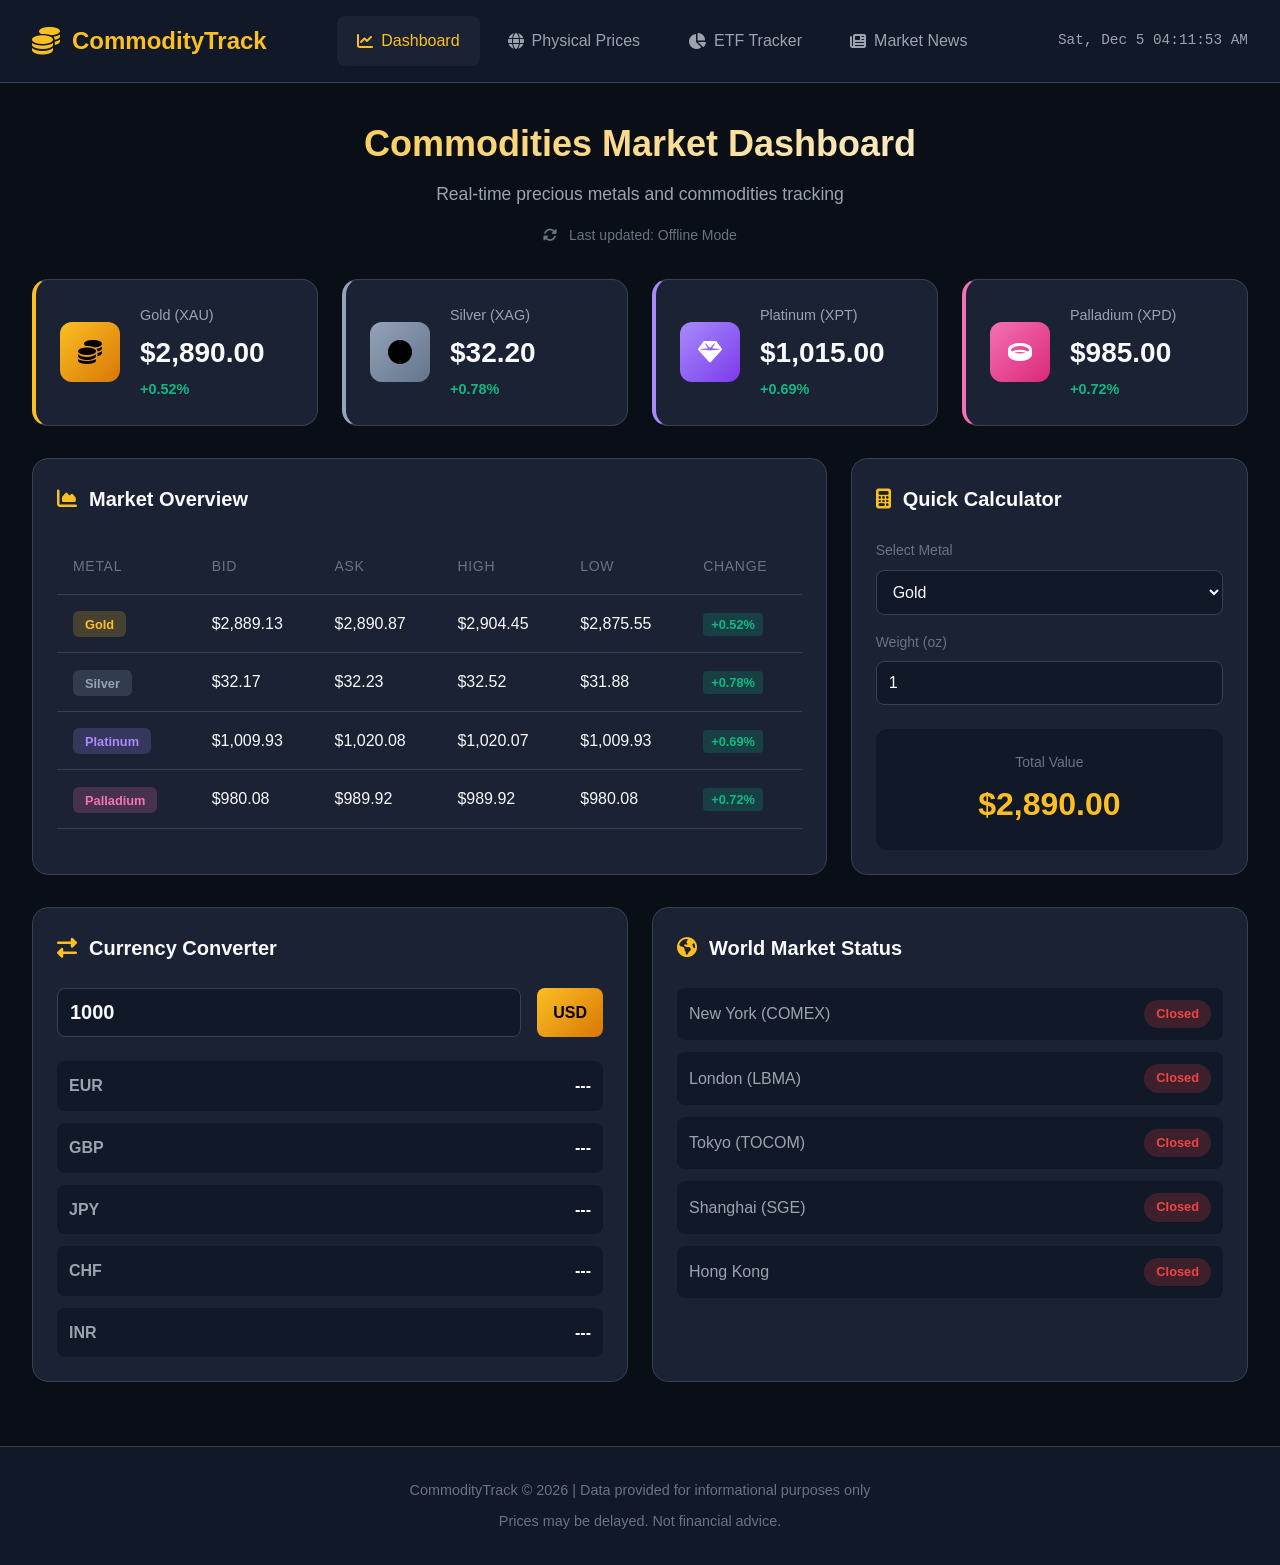
<file: index.html>
<!DOCTYPE html>
<html lang="en">
<head>
    <meta charset="UTF-8">
    <meta name="viewport" content="width=device-width, initial-scale=1.0">
    <title>CommodityTrack | Precious Metals & Commodities Dashboard</title>
    <link rel="stylesheet" href="style.css">
    <link rel="stylesheet" href="https://cdnjs.cloudflare.com/ajax/libs/font-awesome/6.4.0/css/all.min.css">
</head>
<body>
    <nav class="navbar">
        <div class="nav-brand">
            <i class="fas fa-coins"></i>
            <span>CommodityTrack</span>
        </div>
        <ul class="nav-links">
            <li><a href="index.html" class="active"><i class="fas fa-chart-line"></i> Dashboard</a></li>
            <li><a href="prices.html"><i class="fas fa-globe"></i> Physical Prices</a></li>
            <li><a href="etf.html"><i class="fas fa-chart-pie"></i> ETF Tracker</a></li>
            <li><a href="news.html"><i class="fas fa-newspaper"></i> Market News</a></li>
        </ul>
        <div class="nav-time">
            <span id="current-time"></span>
        </div>
    </nav>

    <main class="dashboard">
        <header class="dashboard-header">
            <h1>Commodities Market Dashboard</h1>
            <p>Real-time precious metals and commodities tracking</p>
            <div class="last-updated">
                <i class="fas fa-sync-alt"></i> Last updated: <span id="update-time">Loading...</span>
            </div>
        </header>

        <!-- Quick Stats -->
        <section class="quick-stats">
            <div class="stat-card gold">
                <div class="stat-icon"><i class="fas fa-coins"></i></div>
                <div class="stat-info">
                    <h3>Gold (XAU)</h3>
                    <p class="price" id="gold-price">$---.--</p>
                    <span class="change positive" id="gold-change">+0.00%</span>
                </div>
            </div>
            <div class="stat-card silver">
                <div class="stat-icon"><i class="fas fa-circle"></i></div>
                <div class="stat-info">
                    <h3>Silver (XAG)</h3>
                    <p class="price" id="silver-price">$---.--</p>
                    <span class="change positive" id="silver-change">+0.00%</span>
                </div>
            </div>
            <div class="stat-card platinum">
                <div class="stat-icon"><i class="fas fa-gem"></i></div>
                <div class="stat-info">
                    <h3>Platinum (XPT)</h3>
                    <p class="price" id="platinum-price">$---.--</p>
                    <span class="change negative" id="platinum-change">-0.00%</span>
                </div>
            </div>
            <div class="stat-card palladium">
                <div class="stat-icon"><i class="fas fa-ring"></i></div>
                <div class="stat-info">
                    <h3>Palladium (XPD)</h3>
                    <p class="price" id="palladium-price">$---.--</p>
                    <span class="change positive" id="palladium-change">+0.00%</span>
                </div>
            </div>
        </section>

        <!-- Market Overview -->
        <section class="market-overview">
            <div class="overview-card">
                <h2><i class="fas fa-chart-area"></i> Market Overview</h2>
                <div class="market-table-container">
                    <table class="market-table">
                        <thead>
                            <tr>
                                <th>Metal</th>
                                <th>Bid</th>
                                <th>Ask</th>
                                <th>High</th>
                                <th>Low</th>
                                <th>Change</th>
                            </tr>
                        </thead>
                        <tbody id="market-table-body">
                            <tr>
                                <td><span class="metal-badge gold">Gold</span></td>
                                <td id="gold-bid">$---</td>
                                <td id="gold-ask">$---</td>
                                <td id="gold-high">$---</td>
                                <td id="gold-low">$---</td>
                                <td><span class="change-badge positive" id="gold-table-change">+0.00%</span></td>
                            </tr>
                            <tr>
                                <td><span class="metal-badge silver">Silver</span></td>
                                <td id="silver-bid">$---</td>
                                <td id="silver-ask">$---</td>
                                <td id="silver-high">$---</td>
                                <td id="silver-low">$---</td>
                                <td><span class="change-badge positive" id="silver-table-change">+0.00%</span></td>
                            </tr>
                            <tr>
                                <td><span class="metal-badge platinum">Platinum</span></td>
                                <td id="platinum-bid">$---</td>
                                <td id="platinum-ask">$---</td>
                                <td id="platinum-high">$---</td>
                                <td id="platinum-low">$---</td>
                                <td><span class="change-badge negative" id="platinum-table-change">-0.00%</span></td>
                            </tr>
                            <tr>
                                <td><span class="metal-badge palladium">Palladium</span></td>
                                <td id="palladium-bid">$---</td>
                                <td id="palladium-ask">$---</td>
                                <td id="palladium-high">$---</td>
                                <td id="palladium-low">$---</td>
                                <td><span class="change-badge positive" id="palladium-table-change">+0.00%</span></td>
                            </tr>
                        </tbody>
                    </table>
                </div>
            </div>

            <div class="overview-card">
                <h2><i class="fas fa-calculator"></i> Quick Calculator</h2>
                <div class="calculator">
                    <div class="calc-input">
                        <label for="calc-metal">Select Metal</label>
                        <select id="calc-metal">
                            <option value="gold">Gold</option>
                            <option value="silver">Silver</option>
                            <option value="platinum">Platinum</option>
                            <option value="palladium">Palladium</option>
                        </select>
                    </div>
                    <div class="calc-input">
                        <label for="calc-weight">Weight (oz)</label>
                        <input type="number" id="calc-weight" value="1" min="0.01" step="0.01">
                    </div>
                    <div class="calc-result">
                        <span>Total Value</span>
                        <p id="calc-total">$0.00</p>
                    </div>
                </div>
            </div>
        </section>

        <!-- Currency Converter & World Markets -->
        <section class="bottom-section">
            <div class="overview-card">
                <h2><i class="fas fa-exchange-alt"></i> Currency Converter</h2>
                <div class="converter">
                    <div class="converter-row">
                        <input type="number" id="usd-amount" value="1000" min="0">
                        <span class="currency-label">USD</span>
                    </div>
                    <div class="converter-results">
                        <div class="currency-result">
                            <span class="flag">EUR</span>
                            <span id="eur-value">---</span>
                        </div>
                        <div class="currency-result">
                            <span class="flag">GBP</span>
                            <span id="gbp-value">---</span>
                        </div>
                        <div class="currency-result">
                            <span class="flag">JPY</span>
                            <span id="jpy-value">---</span>
                        </div>
                        <div class="currency-result">
                            <span class="flag">CHF</span>
                            <span id="chf-value">---</span>
                        </div>
                        <div class="currency-result">
                            <span class="flag">INR</span>
                            <span id="inr-value">---</span>
                        </div>
                    </div>
                </div>
            </div>

            <div class="overview-card">
                <h2><i class="fas fa-globe-americas"></i> World Market Status</h2>
                <div class="world-markets">
                    <div class="market-status">
                        <span class="market-name">New York (COMEX)</span>
                        <span class="market-indicator" id="ny-status">Closed</span>
                    </div>
                    <div class="market-status">
                        <span class="market-name">London (LBMA)</span>
                        <span class="market-indicator" id="london-status">Closed</span>
                    </div>
                    <div class="market-status">
                        <span class="market-name">Tokyo (TOCOM)</span>
                        <span class="market-indicator" id="tokyo-status">Closed</span>
                    </div>
                    <div class="market-status">
                        <span class="market-name">Shanghai (SGE)</span>
                        <span class="market-indicator" id="shanghai-status">Closed</span>
                    </div>
                    <div class="market-status">
                        <span class="market-name">Hong Kong</span>
                        <span class="market-indicator" id="hk-status">Closed</span>
                    </div>
                </div>
            </div>
        </section>
    </main>

    <footer>
        <p>CommodityTrack &copy; 2026 | Data provided for informational purposes only</p>
        <p>Prices may be delayed. Not financial advice.</p>
    </footer>

    <script src="app.js"></script>
</body>
</html>
</file>
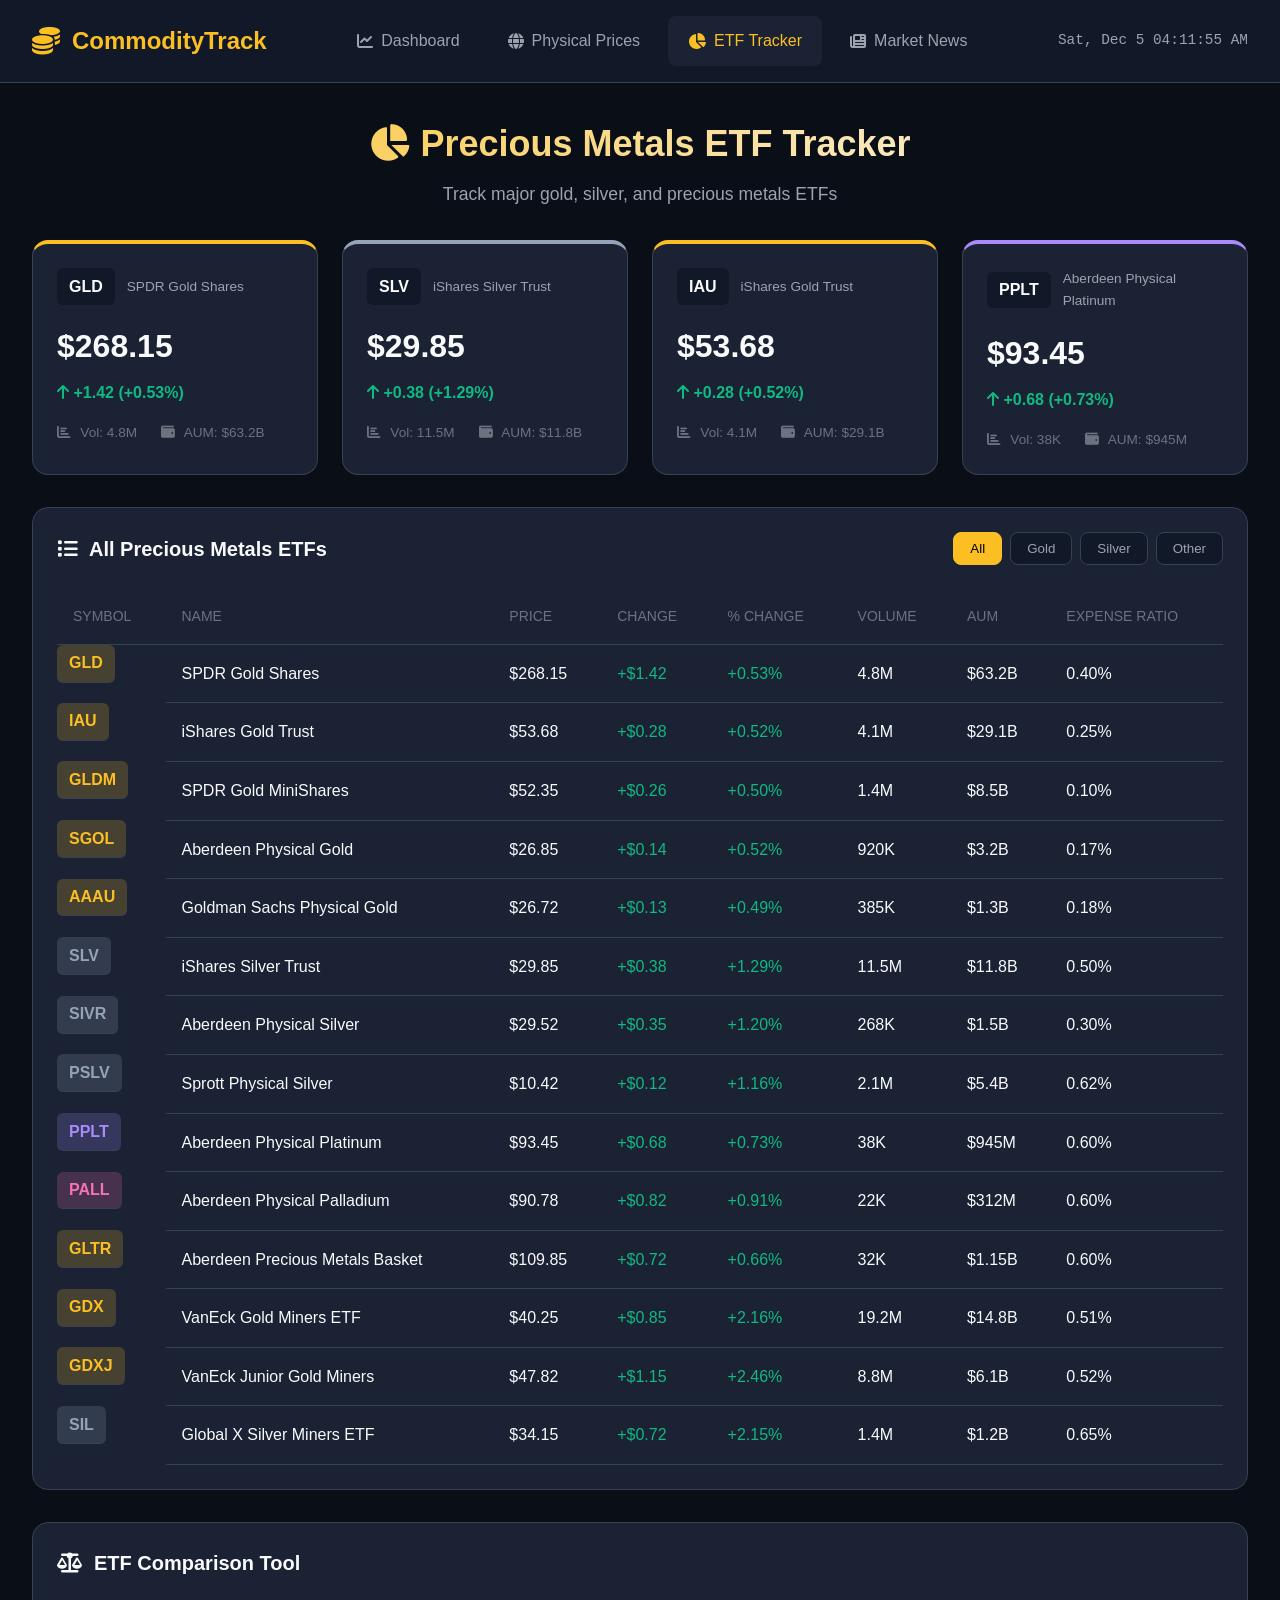
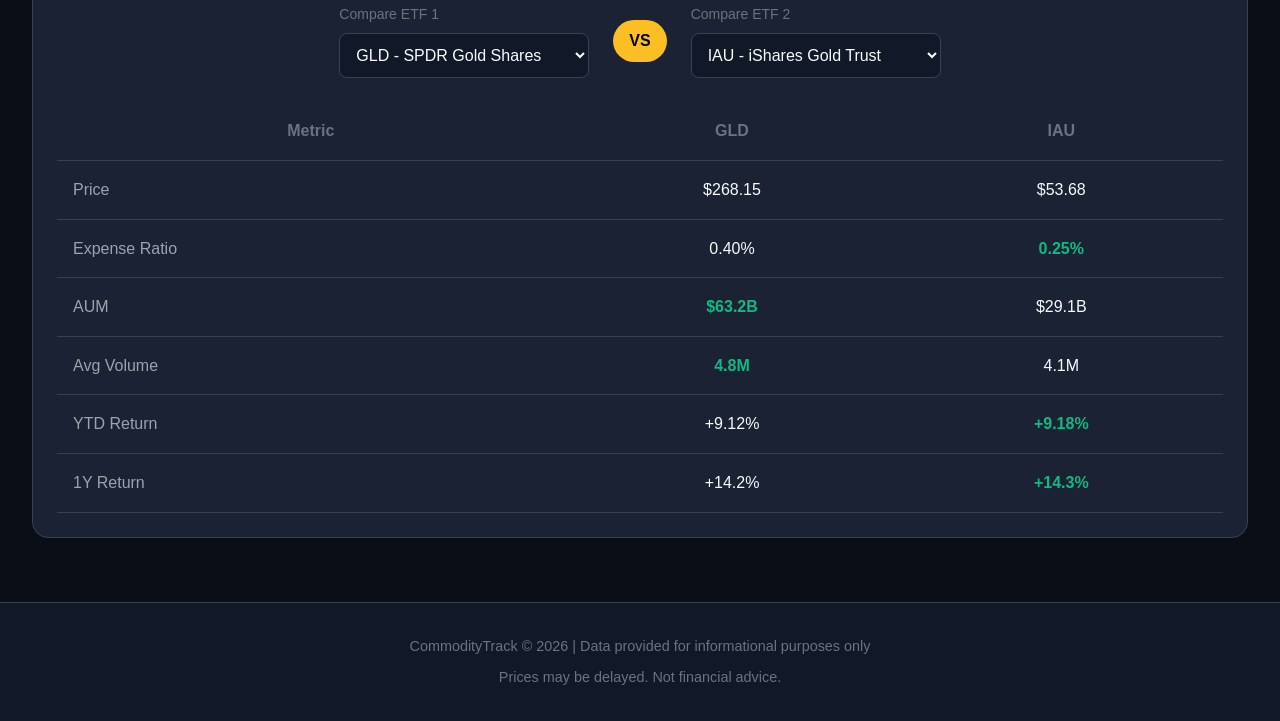
<file: etf.html>
<!DOCTYPE html>
<html lang="en">
<head>
    <meta charset="UTF-8">
    <meta name="viewport" content="width=device-width, initial-scale=1.0">
    <title>ETF Tracker | CommodityTrack</title>
    <link rel="stylesheet" href="style.css">
    <link rel="stylesheet" href="https://cdnjs.cloudflare.com/ajax/libs/font-awesome/6.4.0/css/all.min.css">
</head>
<body>
    <nav class="navbar">
        <div class="nav-brand">
            <i class="fas fa-coins"></i>
            <span>CommodityTrack</span>
        </div>
        <ul class="nav-links">
            <li><a href="index.html"><i class="fas fa-chart-line"></i> Dashboard</a></li>
            <li><a href="prices.html"><i class="fas fa-globe"></i> Physical Prices</a></li>
            <li><a href="etf.html" class="active"><i class="fas fa-chart-pie"></i> ETF Tracker</a></li>
            <li><a href="news.html"><i class="fas fa-newspaper"></i> Market News</a></li>
        </ul>
        <div class="nav-time">
            <span id="current-time"></span>
        </div>
    </nav>

    <main class="dashboard">
        <header class="dashboard-header">
            <h1><i class="fas fa-chart-pie"></i> Precious Metals ETF Tracker</h1>
            <p>Track major gold, silver, and precious metals ETFs</p>
        </header>

        <!-- Top ETFs Overview -->
        <section class="etf-overview">
            <div class="etf-highlight-card gold">
                <div class="etf-header">
                    <span class="etf-ticker">GLD</span>
                    <span class="etf-name">SPDR Gold Shares</span>
                </div>
                <div class="etf-price" id="gld-price">$268.15</div>
                <div class="etf-change positive" id="gld-change">
                    <i class="fas fa-arrow-up"></i> +1.42 (+0.53%)
                </div>
                <div class="etf-meta">
                    <span><i class="fas fa-chart-bar"></i> Vol: 4.8M</span>
                    <span><i class="fas fa-wallet"></i> AUM: $63.2B</span>
                </div>
            </div>

            <div class="etf-highlight-card silver">
                <div class="etf-header">
                    <span class="etf-ticker">SLV</span>
                    <span class="etf-name">iShares Silver Trust</span>
                </div>
                <div class="etf-price" id="slv-price">$29.85</div>
                <div class="etf-change positive" id="slv-change">
                    <i class="fas fa-arrow-up"></i> +0.38 (+1.29%)
                </div>
                <div class="etf-meta">
                    <span><i class="fas fa-chart-bar"></i> Vol: 11.5M</span>
                    <span><i class="fas fa-wallet"></i> AUM: $11.8B</span>
                </div>
            </div>

            <div class="etf-highlight-card gold">
                <div class="etf-header">
                    <span class="etf-ticker">IAU</span>
                    <span class="etf-name">iShares Gold Trust</span>
                </div>
                <div class="etf-price" id="iau-price">$53.68</div>
                <div class="etf-change positive" id="iau-change">
                    <i class="fas fa-arrow-up"></i> +0.28 (+0.52%)
                </div>
                <div class="etf-meta">
                    <span><i class="fas fa-chart-bar"></i> Vol: 4.1M</span>
                    <span><i class="fas fa-wallet"></i> AUM: $29.1B</span>
                </div>
            </div>

            <div class="etf-highlight-card platinum">
                <div class="etf-header">
                    <span class="etf-ticker">PPLT</span>
                    <span class="etf-name">Aberdeen Physical Platinum</span>
                </div>
                <div class="etf-price" id="pplt-price">$93.45</div>
                <div class="etf-change positive" id="pplt-change">
                    <i class="fas fa-arrow-up"></i> +0.68 (+0.73%)
                </div>
                <div class="etf-meta">
                    <span><i class="fas fa-chart-bar"></i> Vol: 38K</span>
                    <span><i class="fas fa-wallet"></i> AUM: $945M</span>
                </div>
            </div>
        </section>

        <!-- Full ETF Table -->
        <section class="etf-table-section">
            <div class="section-header">
                <h2><i class="fas fa-list"></i> All Precious Metals ETFs</h2>
                <div class="filter-buttons">
                    <button class="filter-btn active" data-filter="all">All</button>
                    <button class="filter-btn" data-filter="gold">Gold</button>
                    <button class="filter-btn" data-filter="silver">Silver</button>
                    <button class="filter-btn" data-filter="other">Other</button>
                </div>
            </div>

            <div class="etf-table-container">
                <table class="etf-table">
                    <thead>
                        <tr>
                            <th>Symbol</th>
                            <th>Name</th>
                            <th>Price</th>
                            <th>Change</th>
                            <th>% Change</th>
                            <th>Volume</th>
                            <th>AUM</th>
                            <th>Expense Ratio</th>
                        </tr>
                    </thead>
                    <tbody>
                        <!-- Gold ETFs -->
                        <tr data-type="gold">
                            <td class="ticker gold">GLD</td>
                            <td>SPDR Gold Shares</td>
                            <td>$268.15</td>
                            <td class="positive">+$1.42</td>
                            <td class="positive">+0.53%</td>
                            <td>4.8M</td>
                            <td>$63.2B</td>
                            <td>0.40%</td>
                        </tr>
                        <tr data-type="gold">
                            <td class="ticker gold">IAU</td>
                            <td>iShares Gold Trust</td>
                            <td>$53.68</td>
                            <td class="positive">+$0.28</td>
                            <td class="positive">+0.52%</td>
                            <td>4.1M</td>
                            <td>$29.1B</td>
                            <td>0.25%</td>
                        </tr>
                        <tr data-type="gold">
                            <td class="ticker gold">GLDM</td>
                            <td>SPDR Gold MiniShares</td>
                            <td>$52.35</td>
                            <td class="positive">+$0.26</td>
                            <td class="positive">+0.50%</td>
                            <td>1.4M</td>
                            <td>$8.5B</td>
                            <td>0.10%</td>
                        </tr>
                        <tr data-type="gold">
                            <td class="ticker gold">SGOL</td>
                            <td>Aberdeen Physical Gold</td>
                            <td>$26.85</td>
                            <td class="positive">+$0.14</td>
                            <td class="positive">+0.52%</td>
                            <td>920K</td>
                            <td>$3.2B</td>
                            <td>0.17%</td>
                        </tr>
                        <tr data-type="gold">
                            <td class="ticker gold">AAAU</td>
                            <td>Goldman Sachs Physical Gold</td>
                            <td>$26.72</td>
                            <td class="positive">+$0.13</td>
                            <td class="positive">+0.49%</td>
                            <td>385K</td>
                            <td>$1.3B</td>
                            <td>0.18%</td>
                        </tr>
                        <!-- Silver ETFs -->
                        <tr data-type="silver">
                            <td class="ticker silver">SLV</td>
                            <td>iShares Silver Trust</td>
                            <td>$29.85</td>
                            <td class="positive">+$0.38</td>
                            <td class="positive">+1.29%</td>
                            <td>11.5M</td>
                            <td>$11.8B</td>
                            <td>0.50%</td>
                        </tr>
                        <tr data-type="silver">
                            <td class="ticker silver">SIVR</td>
                            <td>Aberdeen Physical Silver</td>
                            <td>$29.52</td>
                            <td class="positive">+$0.35</td>
                            <td class="positive">+1.20%</td>
                            <td>268K</td>
                            <td>$1.5B</td>
                            <td>0.30%</td>
                        </tr>
                        <tr data-type="silver">
                            <td class="ticker silver">PSLV</td>
                            <td>Sprott Physical Silver</td>
                            <td>$10.42</td>
                            <td class="positive">+$0.12</td>
                            <td class="positive">+1.16%</td>
                            <td>2.1M</td>
                            <td>$5.4B</td>
                            <td>0.62%</td>
                        </tr>
                        <!-- Other Precious Metals -->
                        <tr data-type="other">
                            <td class="ticker platinum">PPLT</td>
                            <td>Aberdeen Physical Platinum</td>
                            <td>$93.45</td>
                            <td class="positive">+$0.68</td>
                            <td class="positive">+0.73%</td>
                            <td>38K</td>
                            <td>$945M</td>
                            <td>0.60%</td>
                        </tr>
                        <tr data-type="other">
                            <td class="ticker palladium">PALL</td>
                            <td>Aberdeen Physical Palladium</td>
                            <td>$90.78</td>
                            <td class="positive">+$0.82</td>
                            <td class="positive">+0.91%</td>
                            <td>22K</td>
                            <td>$312M</td>
                            <td>0.60%</td>
                        </tr>
                        <tr data-type="other">
                            <td class="ticker gold">GLTR</td>
                            <td>Aberdeen Precious Metals Basket</td>
                            <td>$109.85</td>
                            <td class="positive">+$0.72</td>
                            <td class="positive">+0.66%</td>
                            <td>32K</td>
                            <td>$1.15B</td>
                            <td>0.60%</td>
                        </tr>
                        <!-- Mining ETFs -->
                        <tr data-type="gold">
                            <td class="ticker gold">GDX</td>
                            <td>VanEck Gold Miners ETF</td>
                            <td>$40.25</td>
                            <td class="positive">+$0.85</td>
                            <td class="positive">+2.16%</td>
                            <td>19.2M</td>
                            <td>$14.8B</td>
                            <td>0.51%</td>
                        </tr>
                        <tr data-type="gold">
                            <td class="ticker gold">GDXJ</td>
                            <td>VanEck Junior Gold Miners</td>
                            <td>$47.82</td>
                            <td class="positive">+$1.15</td>
                            <td class="positive">+2.46%</td>
                            <td>8.8M</td>
                            <td>$6.1B</td>
                            <td>0.52%</td>
                        </tr>
                        <tr data-type="silver">
                            <td class="ticker silver">SIL</td>
                            <td>Global X Silver Miners ETF</td>
                            <td>$34.15</td>
                            <td class="positive">+$0.72</td>
                            <td class="positive">+2.15%</td>
                            <td>1.4M</td>
                            <td>$1.2B</td>
                            <td>0.65%</td>
                        </tr>
                    </tbody>
                </table>
            </div>
        </section>

        <!-- ETF Comparison -->
        <section class="etf-comparison">
            <h2><i class="fas fa-balance-scale"></i> ETF Comparison Tool</h2>
            <div class="comparison-container">
                <div class="comparison-selector">
                    <div class="selector-group">
                        <label>Compare ETF 1</label>
                        <select id="etf1-select">
                            <option value="GLD">GLD - SPDR Gold Shares</option>
                            <option value="IAU">IAU - iShares Gold Trust</option>
                            <option value="SLV">SLV - iShares Silver Trust</option>
                            <option value="PPLT">PPLT - Physical Platinum</option>
                        </select>
                    </div>
                    <div class="vs-badge">VS</div>
                    <div class="selector-group">
                        <label>Compare ETF 2</label>
                        <select id="etf2-select">
                            <option value="IAU">IAU - iShares Gold Trust</option>
                            <option value="GLD">GLD - SPDR Gold Shares</option>
                            <option value="SLV">SLV - iShares Silver Trust</option>
                            <option value="PPLT">PPLT - Physical Platinum</option>
                        </select>
                    </div>
                </div>

                <div class="comparison-results">
                    <table class="comparison-table">
                        <thead>
                            <tr>
                                <th>Metric</th>
                                <th id="comp-etf1-header">GLD</th>
                                <th id="comp-etf2-header">IAU</th>
                            </tr>
                        </thead>
                        <tbody>
                            <tr>
                                <td>Price</td>
                                <td>$268.15</td>
                                <td>$53.68</td>
                            </tr>
                            <tr>
                                <td>Expense Ratio</td>
                                <td>0.40%</td>
                                <td class="highlight">0.25%</td>
                            </tr>
                            <tr>
                                <td>AUM</td>
                                <td class="highlight">$63.2B</td>
                                <td>$29.1B</td>
                            </tr>
                            <tr>
                                <td>Avg Volume</td>
                                <td class="highlight">4.8M</td>
                                <td>4.1M</td>
                            </tr>
                            <tr>
                                <td>YTD Return</td>
                                <td>+9.12%</td>
                                <td class="highlight">+9.18%</td>
                            </tr>
                            <tr>
                                <td>1Y Return</td>
                                <td>+14.2%</td>
                                <td class="highlight">+14.3%</td>
                            </tr>
                        </tbody>
                    </table>
                </div>
            </div>
        </section>
    </main>

    <footer>
        <p>CommodityTrack &copy; 2026 | Data provided for informational purposes only</p>
        <p>Prices may be delayed. Not financial advice.</p>
    </footer>

    <script src="app.js"></script>
</body>
</html>
</file>
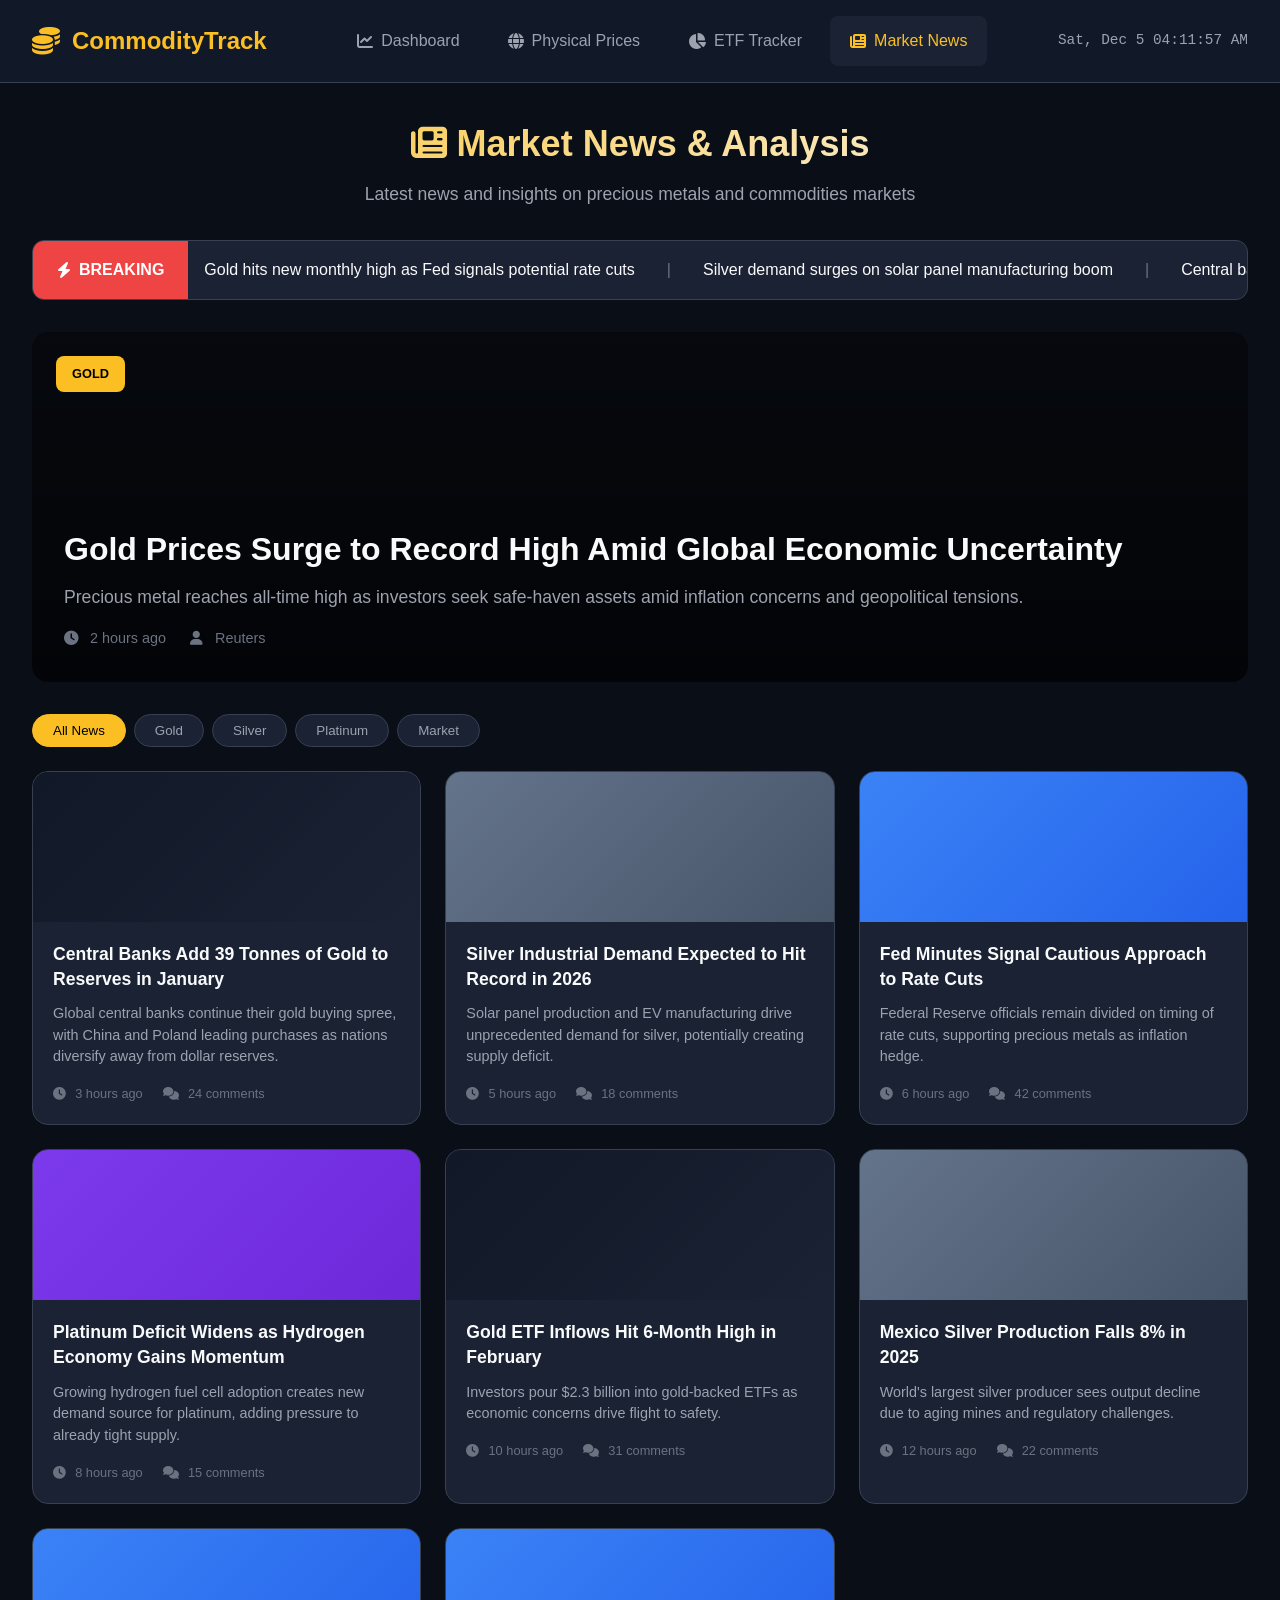
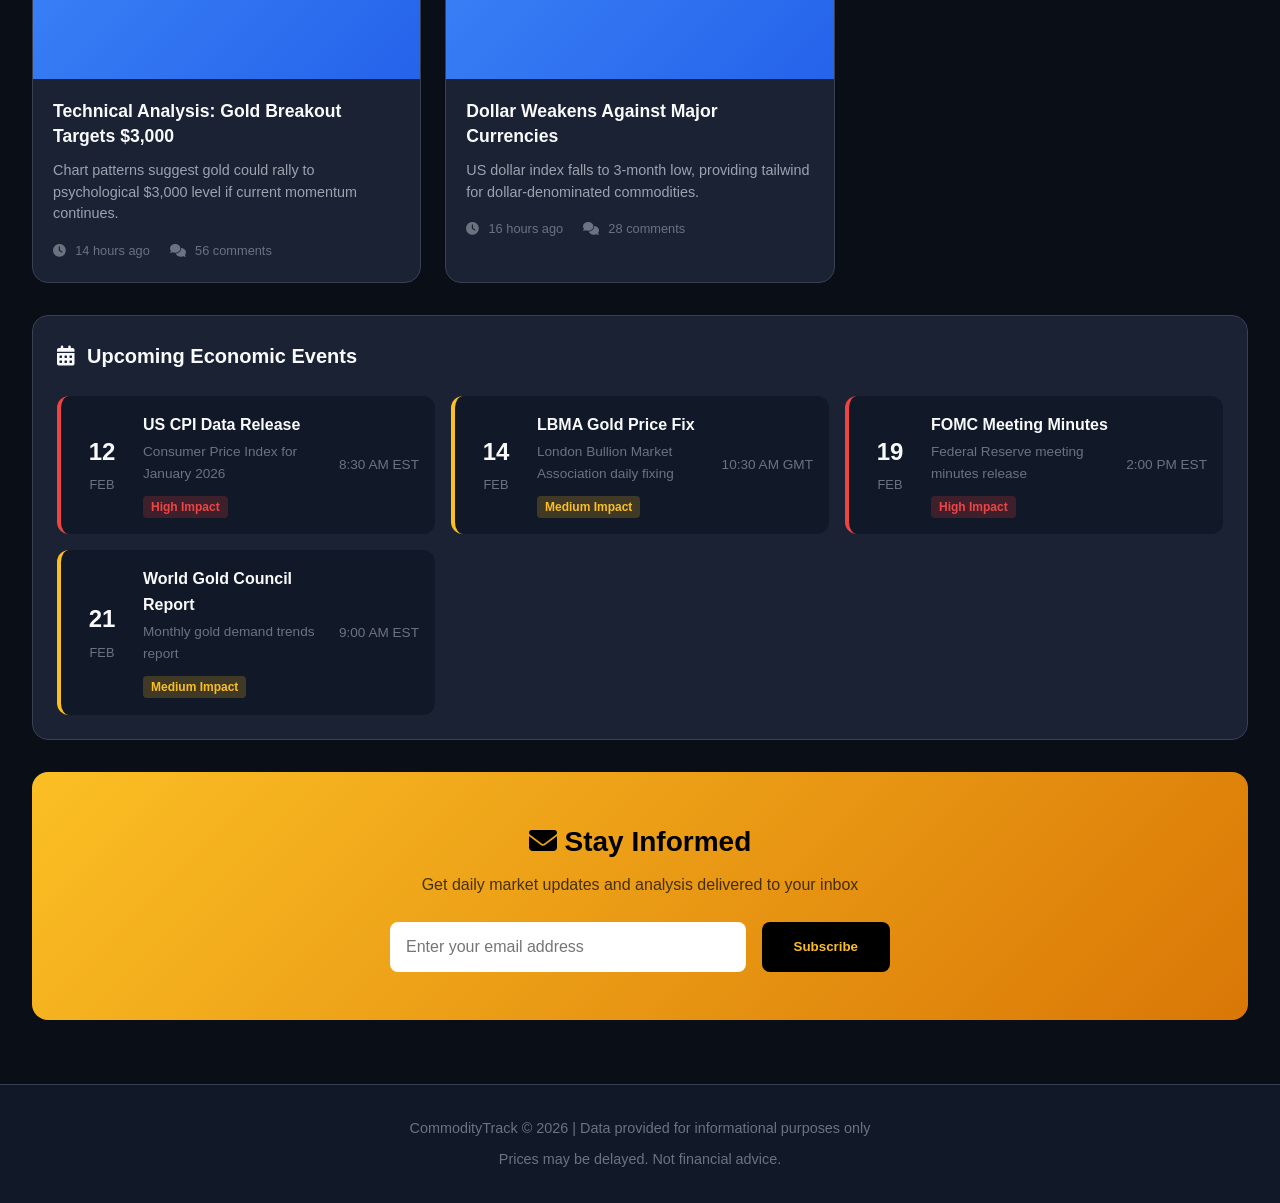
<file: news.html>
<!DOCTYPE html>
<html lang="en">
<head>
    <meta charset="UTF-8">
    <meta name="viewport" content="width=device-width, initial-scale=1.0">
    <title>Market News | CommodityTrack</title>
    <link rel="stylesheet" href="style.css">
    <link rel="stylesheet" href="https://cdnjs.cloudflare.com/ajax/libs/font-awesome/6.4.0/css/all.min.css">
</head>
<body>
    <nav class="navbar">
        <div class="nav-brand">
            <i class="fas fa-coins"></i>
            <span>CommodityTrack</span>
        </div>
        <ul class="nav-links">
            <li><a href="index.html"><i class="fas fa-chart-line"></i> Dashboard</a></li>
            <li><a href="prices.html"><i class="fas fa-globe"></i> Physical Prices</a></li>
            <li><a href="etf.html"><i class="fas fa-chart-pie"></i> ETF Tracker</a></li>
            <li><a href="news.html" class="active"><i class="fas fa-newspaper"></i> Market News</a></li>
        </ul>
        <div class="nav-time">
            <span id="current-time"></span>
        </div>
    </nav>

    <main class="dashboard">
        <header class="dashboard-header">
            <h1><i class="fas fa-newspaper"></i> Market News & Analysis</h1>
            <p>Latest news and insights on precious metals and commodities markets</p>
        </header>

        <!-- Breaking News Ticker -->
        <section class="news-ticker">
            <div class="ticker-label"><i class="fas fa-bolt"></i> BREAKING</div>
            <div class="ticker-content">
                <div class="ticker-wrapper" id="news-ticker">
                    <span>Gold hits new monthly high as Fed signals potential rate cuts</span>
                    <span class="ticker-sep">|</span>
                    <span>Silver demand surges on solar panel manufacturing boom</span>
                    <span class="ticker-sep">|</span>
                    <span>Central banks continue gold accumulation in Q1 2026</span>
                    <span class="ticker-sep">|</span>
                    <span>Platinum supply concerns mount amid South African power issues</span>
                </div>
            </div>
        </section>

        <!-- Featured News -->
        <section class="featured-news">
            <div class="featured-article">
                <div class="featured-image" style="background: linear-gradient(rgba(0,0,0,0.4), rgba(0,0,0,0.7)), url('https://images.unsplash.com/photo-1610375461246-83df859d849d?w=800') center/cover;">
                    <span class="article-category gold">Gold</span>
                    <div class="featured-content">
                        <h2>Gold Prices Surge to Record High Amid Global Economic Uncertainty</h2>
                        <p>Precious metal reaches all-time high as investors seek safe-haven assets amid inflation concerns and geopolitical tensions.</p>
                        <div class="article-meta">
                            <span><i class="fas fa-clock"></i> 2 hours ago</span>
                            <span><i class="fas fa-user"></i> Reuters</span>
                        </div>
                    </div>
                </div>
            </div>
        </section>

        <!-- News Grid -->
        <section class="news-section">
            <div class="news-filters">
                <button class="news-filter active" data-filter="all">All News</button>
                <button class="news-filter" data-filter="gold">Gold</button>
                <button class="news-filter" data-filter="silver">Silver</button>
                <button class="news-filter" data-filter="platinum">Platinum</button>
                <button class="news-filter" data-filter="market">Market</button>
            </div>

            <div class="news-grid">
                <!-- News Article 1 -->
                <article class="news-card" data-category="gold">
                    <div class="news-image">
                        <span class="article-category gold">Gold</span>
                    </div>
                    <div class="news-content">
                        <h3>Central Banks Add 39 Tonnes of Gold to Reserves in January</h3>
                        <p>Global central banks continue their gold buying spree, with China and Poland leading purchases as nations diversify away from dollar reserves.</p>
                        <div class="news-meta">
                            <span><i class="fas fa-clock"></i> 3 hours ago</span>
                            <span><i class="fas fa-comments"></i> 24 comments</span>
                        </div>
                    </div>
                </article>

                <!-- News Article 2 -->
                <article class="news-card" data-category="silver">
                    <div class="news-image silver-bg">
                        <span class="article-category silver">Silver</span>
                    </div>
                    <div class="news-content">
                        <h3>Silver Industrial Demand Expected to Hit Record in 2026</h3>
                        <p>Solar panel production and EV manufacturing drive unprecedented demand for silver, potentially creating supply deficit.</p>
                        <div class="news-meta">
                            <span><i class="fas fa-clock"></i> 5 hours ago</span>
                            <span><i class="fas fa-comments"></i> 18 comments</span>
                        </div>
                    </div>
                </article>

                <!-- News Article 3 -->
                <article class="news-card" data-category="market">
                    <div class="news-image market-bg">
                        <span class="article-category market">Market</span>
                    </div>
                    <div class="news-content">
                        <h3>Fed Minutes Signal Cautious Approach to Rate Cuts</h3>
                        <p>Federal Reserve officials remain divided on timing of rate cuts, supporting precious metals as inflation hedge.</p>
                        <div class="news-meta">
                            <span><i class="fas fa-clock"></i> 6 hours ago</span>
                            <span><i class="fas fa-comments"></i> 42 comments</span>
                        </div>
                    </div>
                </article>

                <!-- News Article 4 -->
                <article class="news-card" data-category="platinum">
                    <div class="news-image platinum-bg">
                        <span class="article-category platinum">Platinum</span>
                    </div>
                    <div class="news-content">
                        <h3>Platinum Deficit Widens as Hydrogen Economy Gains Momentum</h3>
                        <p>Growing hydrogen fuel cell adoption creates new demand source for platinum, adding pressure to already tight supply.</p>
                        <div class="news-meta">
                            <span><i class="fas fa-clock"></i> 8 hours ago</span>
                            <span><i class="fas fa-comments"></i> 15 comments</span>
                        </div>
                    </div>
                </article>

                <!-- News Article 5 -->
                <article class="news-card" data-category="gold">
                    <div class="news-image">
                        <span class="article-category gold">Gold</span>
                    </div>
                    <div class="news-content">
                        <h3>Gold ETF Inflows Hit 6-Month High in February</h3>
                        <p>Investors pour $2.3 billion into gold-backed ETFs as economic concerns drive flight to safety.</p>
                        <div class="news-meta">
                            <span><i class="fas fa-clock"></i> 10 hours ago</span>
                            <span><i class="fas fa-comments"></i> 31 comments</span>
                        </div>
                    </div>
                </article>

                <!-- News Article 6 -->
                <article class="news-card" data-category="silver">
                    <div class="news-image silver-bg">
                        <span class="article-category silver">Silver</span>
                    </div>
                    <div class="news-content">
                        <h3>Mexico Silver Production Falls 8% in 2025</h3>
                        <p>World's largest silver producer sees output decline due to aging mines and regulatory challenges.</p>
                        <div class="news-meta">
                            <span><i class="fas fa-clock"></i> 12 hours ago</span>
                            <span><i class="fas fa-comments"></i> 22 comments</span>
                        </div>
                    </div>
                </article>

                <!-- News Article 7 -->
                <article class="news-card" data-category="market">
                    <div class="news-image market-bg">
                        <span class="article-category market">Analysis</span>
                    </div>
                    <div class="news-content">
                        <h3>Technical Analysis: Gold Breakout Targets $3,000</h3>
                        <p>Chart patterns suggest gold could rally to psychological $3,000 level if current momentum continues.</p>
                        <div class="news-meta">
                            <span><i class="fas fa-clock"></i> 14 hours ago</span>
                            <span><i class="fas fa-comments"></i> 56 comments</span>
                        </div>
                    </div>
                </article>

                <!-- News Article 8 -->
                <article class="news-card" data-category="market">
                    <div class="news-image market-bg">
                        <span class="article-category market">Economy</span>
                    </div>
                    <div class="news-content">
                        <h3>Dollar Weakens Against Major Currencies</h3>
                        <p>US dollar index falls to 3-month low, providing tailwind for dollar-denominated commodities.</p>
                        <div class="news-meta">
                            <span><i class="fas fa-clock"></i> 16 hours ago</span>
                            <span><i class="fas fa-comments"></i> 28 comments</span>
                        </div>
                    </div>
                </article>
            </div>
        </section>

        <!-- Market Calendar -->
        <section class="market-calendar">
            <h2><i class="fas fa-calendar-alt"></i> Upcoming Economic Events</h2>
            <div class="calendar-grid">
                <div class="calendar-event high-impact">
                    <div class="event-date">
                        <span class="day">12</span>
                        <span class="month">FEB</span>
                    </div>
                    <div class="event-details">
                        <h4>US CPI Data Release</h4>
                        <p>Consumer Price Index for January 2026</p>
                        <span class="event-impact high">High Impact</span>
                    </div>
                    <div class="event-time">8:30 AM EST</div>
                </div>

                <div class="calendar-event medium-impact">
                    <div class="event-date">
                        <span class="day">14</span>
                        <span class="month">FEB</span>
                    </div>
                    <div class="event-details">
                        <h4>LBMA Gold Price Fix</h4>
                        <p>London Bullion Market Association daily fixing</p>
                        <span class="event-impact medium">Medium Impact</span>
                    </div>
                    <div class="event-time">10:30 AM GMT</div>
                </div>

                <div class="calendar-event high-impact">
                    <div class="event-date">
                        <span class="day">19</span>
                        <span class="month">FEB</span>
                    </div>
                    <div class="event-details">
                        <h4>FOMC Meeting Minutes</h4>
                        <p>Federal Reserve meeting minutes release</p>
                        <span class="event-impact high">High Impact</span>
                    </div>
                    <div class="event-time">2:00 PM EST</div>
                </div>

                <div class="calendar-event medium-impact">
                    <div class="event-date">
                        <span class="day">21</span>
                        <span class="month">FEB</span>
                    </div>
                    <div class="event-details">
                        <h4>World Gold Council Report</h4>
                        <p>Monthly gold demand trends report</p>
                        <span class="event-impact medium">Medium Impact</span>
                    </div>
                    <div class="event-time">9:00 AM EST</div>
                </div>
            </div>
        </section>

        <!-- Newsletter Signup -->
        <section class="newsletter-section">
            <div class="newsletter-content">
                <h2><i class="fas fa-envelope"></i> Stay Informed</h2>
                <p>Get daily market updates and analysis delivered to your inbox</p>
                <form class="newsletter-form">
                    <input type="email" placeholder="Enter your email address" required>
                    <button type="submit">Subscribe</button>
                </form>
            </div>
        </section>
    </main>

    <footer>
        <p>CommodityTrack &copy; 2026 | Data provided for informational purposes only</p>
        <p>Prices may be delayed. Not financial advice.</p>
    </footer>

    <script src="app.js"></script>
</body>
</html>
</file>
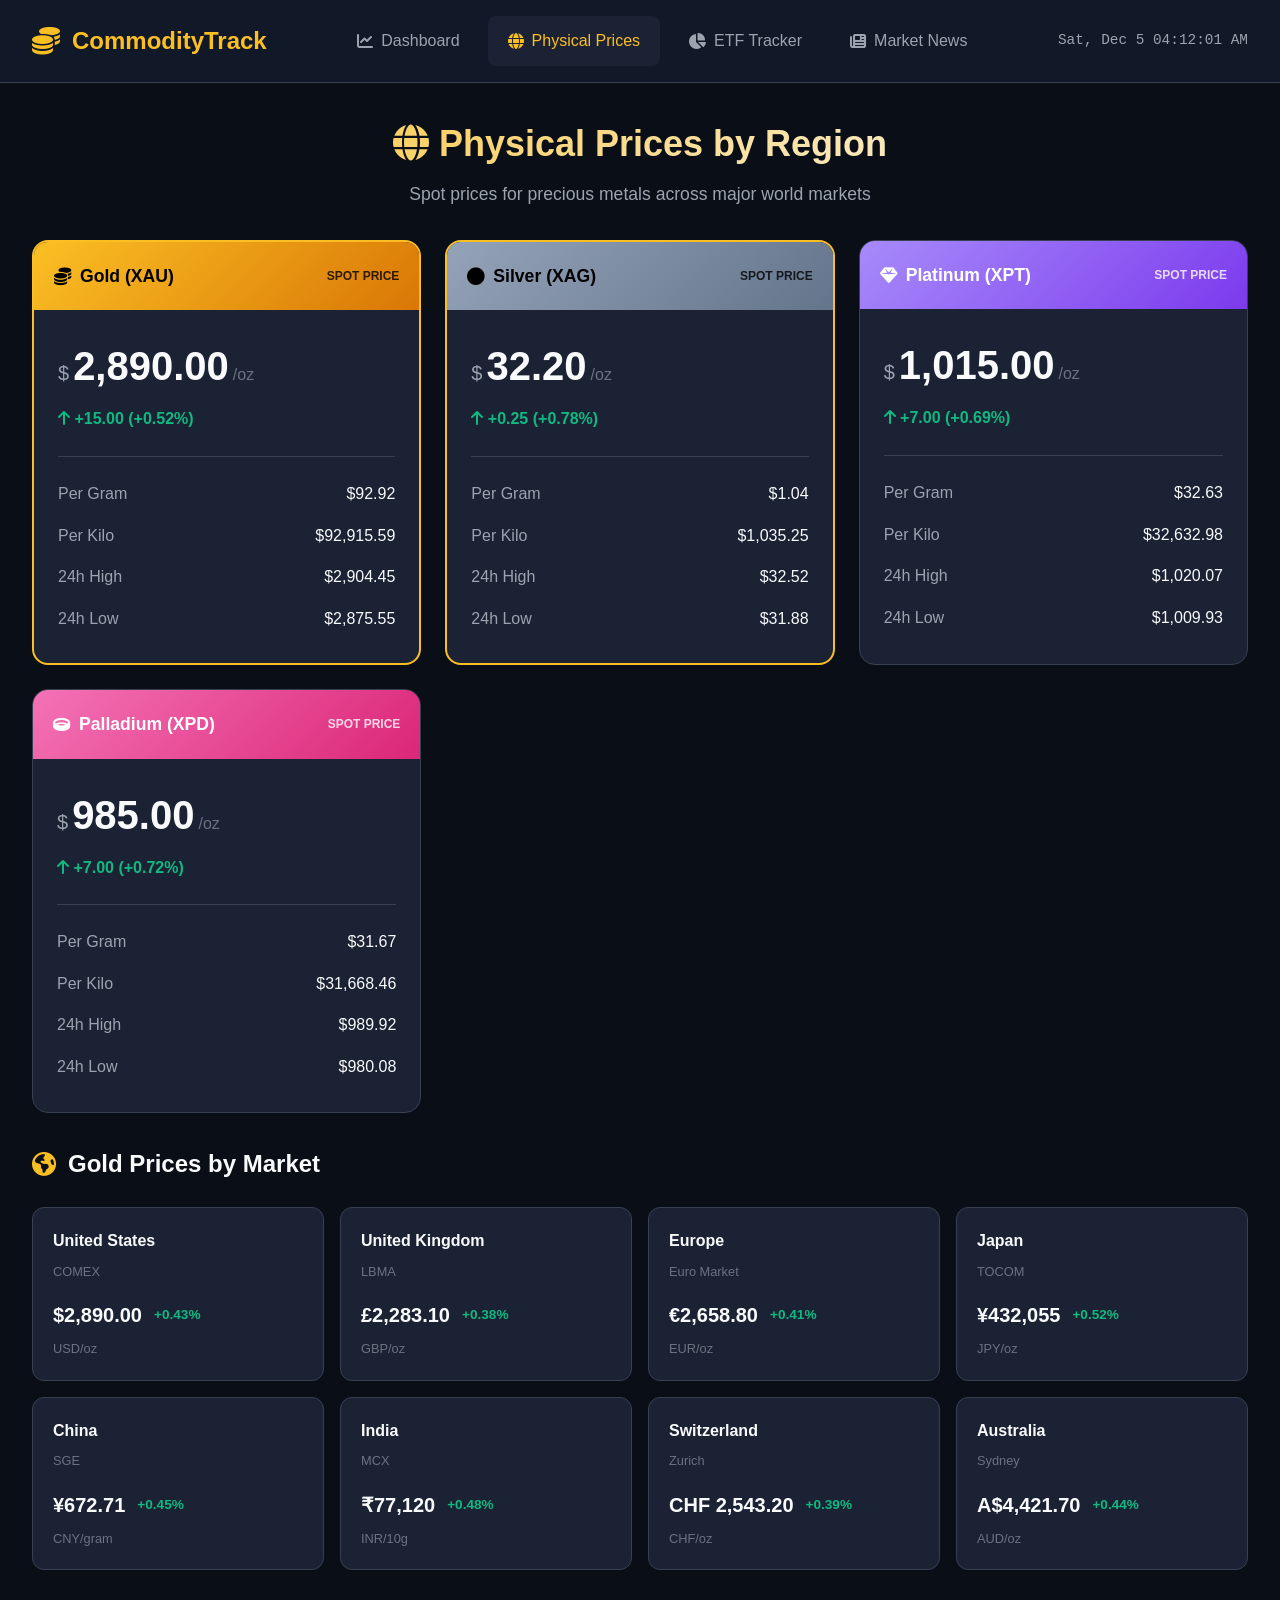
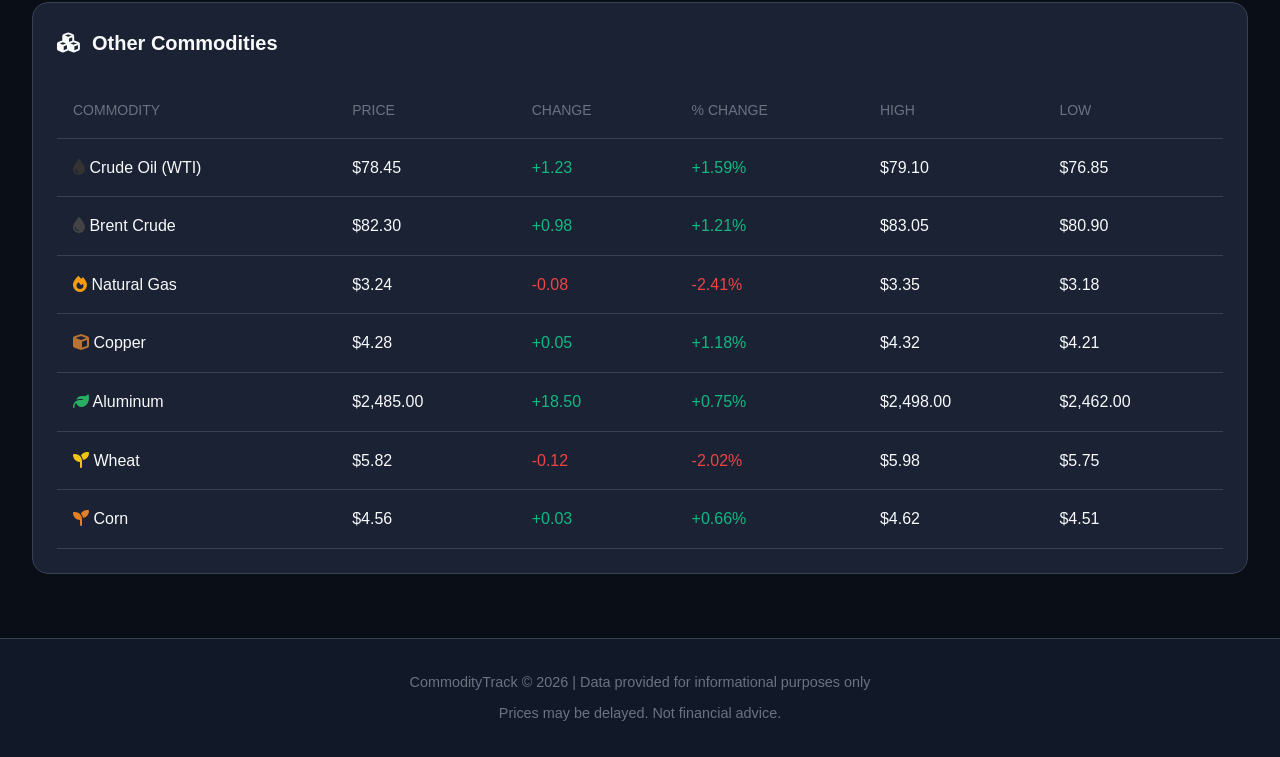
<file: prices.html>
<!DOCTYPE html>
<html lang="en">
<head>
    <meta charset="UTF-8">
    <meta name="viewport" content="width=device-width, initial-scale=1.0">
    <title>Physical Prices | CommodityTrack</title>
    <link rel="stylesheet" href="style.css">
    <link rel="stylesheet" href="https://cdnjs.cloudflare.com/ajax/libs/font-awesome/6.4.0/css/all.min.css">
</head>
<body>
    <nav class="navbar">
        <div class="nav-brand">
            <i class="fas fa-coins"></i>
            <span>CommodityTrack</span>
        </div>
        <ul class="nav-links">
            <li><a href="index.html"><i class="fas fa-chart-line"></i> Dashboard</a></li>
            <li><a href="prices.html" class="active"><i class="fas fa-globe"></i> Physical Prices</a></li>
            <li><a href="etf.html"><i class="fas fa-chart-pie"></i> ETF Tracker</a></li>
            <li><a href="news.html"><i class="fas fa-newspaper"></i> Market News</a></li>
        </ul>
        <div class="nav-time">
            <span id="current-time"></span>
        </div>
    </nav>

    <main class="dashboard">
        <header class="dashboard-header">
            <h1><i class="fas fa-globe"></i> Physical Prices by Region</h1>
            <p>Spot prices for precious metals across major world markets</p>
        </header>

        <!-- Spot Prices Section -->
        <section class="prices-grid">
            <!-- Gold Prices -->
            <div class="price-card featured">
                <div class="price-header gold-gradient">
                    <h2><i class="fas fa-coins"></i> Gold (XAU)</h2>
                    <span class="spot-label">Spot Price</span>
                </div>
                <div class="price-body">
                    <div class="main-price">
                        <span class="currency">$</span>
                        <span class="amount" id="gold-spot">2,892.45</span>
                        <span class="unit">/oz</span>
                    </div>
                    <div class="price-change positive">
                        <i class="fas fa-arrow-up"></i>
                        <span id="gold-spot-change">+12.30 (+0.43%)</span>
                    </div>
                    <div class="price-details">
                        <div class="detail-row">
                            <span>Per Gram</span>
                            <span id="gold-gram">$93.00</span>
                        </div>
                        <div class="detail-row">
                            <span>Per Kilo</span>
                            <span id="gold-kilo">$92,998.50</span>
                        </div>
                        <div class="detail-row">
                            <span>24h High</span>
                            <span id="gold-24h-high">$2,905.20</span>
                        </div>
                        <div class="detail-row">
                            <span>24h Low</span>
                            <span id="gold-24h-low">$2,875.10</span>
                        </div>
                    </div>
                </div>
            </div>

            <!-- Silver Prices -->
            <div class="price-card featured">
                <div class="price-header silver-gradient">
                    <h2><i class="fas fa-circle"></i> Silver (XAG)</h2>
                    <span class="spot-label">Spot Price</span>
                </div>
                <div class="price-body">
                    <div class="main-price">
                        <span class="currency">$</span>
                        <span class="amount" id="silver-spot">32.18</span>
                        <span class="unit">/oz</span>
                    </div>
                    <div class="price-change positive">
                        <i class="fas fa-arrow-up"></i>
                        <span id="silver-spot-change">+0.24 (+0.75%)</span>
                    </div>
                    <div class="price-details">
                        <div class="detail-row">
                            <span>Per Gram</span>
                            <span id="silver-gram">$1.03</span>
                        </div>
                        <div class="detail-row">
                            <span>Per Kilo</span>
                            <span id="silver-kilo">$1,034.68</span>
                        </div>
                        <div class="detail-row">
                            <span>24h High</span>
                            <span id="silver-24h-high">$32.45</span>
                        </div>
                        <div class="detail-row">
                            <span>24h Low</span>
                            <span id="silver-24h-low">$31.82</span>
                        </div>
                    </div>
                </div>
            </div>

            <!-- Platinum Prices -->
            <div class="price-card">
                <div class="price-header platinum-gradient">
                    <h2><i class="fas fa-gem"></i> Platinum (XPT)</h2>
                    <span class="spot-label">Spot Price</span>
                </div>
                <div class="price-body">
                    <div class="main-price">
                        <span class="currency">$</span>
                        <span class="amount" id="platinum-spot">1,015.00</span>
                        <span class="unit">/oz</span>
                    </div>
                    <div class="price-change positive">
                        <i class="fas fa-arrow-up"></i>
                        <span id="platinum-spot-change">+7.50 (+0.74%)</span>
                    </div>
                    <div class="price-details">
                        <div class="detail-row">
                            <span>Per Gram</span>
                            <span id="platinum-gram">$32.64</span>
                        </div>
                        <div class="detail-row">
                            <span>Per Kilo</span>
                            <span id="platinum-kilo">$32,640.00</span>
                        </div>
                        <div class="detail-row">
                            <span>24h High</span>
                            <span id="platinum-24h-high">$1,022.80</span>
                        </div>
                        <div class="detail-row">
                            <span>24h Low</span>
                            <span id="platinum-24h-low">$1,005.20</span>
                        </div>
                    </div>
                </div>
            </div>

            <!-- Palladium Prices -->
            <div class="price-card">
                <div class="price-header palladium-gradient">
                    <h2><i class="fas fa-ring"></i> Palladium (XPD)</h2>
                    <span class="spot-label">Spot Price</span>
                </div>
                <div class="price-body">
                    <div class="main-price">
                        <span class="currency">$</span>
                        <span class="amount" id="palladium-spot">985.00</span>
                        <span class="unit">/oz</span>
                    </div>
                    <div class="price-change positive">
                        <i class="fas fa-arrow-up"></i>
                        <span id="palladium-spot-change">+9.25 (+0.95%)</span>
                    </div>
                    <div class="price-details">
                        <div class="detail-row">
                            <span>Per Gram</span>
                            <span id="palladium-gram">$31.67</span>
                        </div>
                        <div class="detail-row">
                            <span>Per Kilo</span>
                            <span id="palladium-kilo">$31,670.00</span>
                        </div>
                        <div class="detail-row">
                            <span>24h High</span>
                            <span id="palladium-24h-high">$992.50</span>
                        </div>
                        <div class="detail-row">
                            <span>24h Low</span>
                            <span id="palladium-24h-low">$972.80</span>
                        </div>
                    </div>
                </div>
            </div>
        </section>

        <!-- World Markets Section -->
        <section class="world-prices-section">
            <h2><i class="fas fa-globe-americas"></i> Gold Prices by Market</h2>
            <div class="world-prices-grid">
                <div class="market-card">
                    <div class="market-flag">
                        <span class="fi fi-us"></span>
                        <h3>United States</h3>
                        <span class="exchange">COMEX</span>
                    </div>
                    <div class="market-price">
                        <span class="price">$2,892.45</span>
                        <span class="change positive">+0.43%</span>
                    </div>
                    <div class="market-currency">USD/oz</div>
                </div>

                <div class="market-card">
                    <div class="market-flag">
                        <span class="fi fi-gb"></span>
                        <h3>United Kingdom</h3>
                        <span class="exchange">LBMA</span>
                    </div>
                    <div class="market-price">
                        <span class="price">£2,285.60</span>
                        <span class="change positive">+0.38%</span>
                    </div>
                    <div class="market-currency">GBP/oz</div>
                </div>

                <div class="market-card">
                    <div class="market-flag">
                        <span class="fi fi-eu"></span>
                        <h3>Europe</h3>
                        <span class="exchange">Euro Market</span>
                    </div>
                    <div class="market-price">
                        <span class="price">€2,678.90</span>
                        <span class="change positive">+0.41%</span>
                    </div>
                    <div class="market-currency">EUR/oz</div>
                </div>

                <div class="market-card">
                    <div class="market-flag">
                        <span class="fi fi-jp"></span>
                        <h3>Japan</h3>
                        <span class="exchange">TOCOM</span>
                    </div>
                    <div class="market-price">
                        <span class="price">¥434,250</span>
                        <span class="change positive">+0.52%</span>
                    </div>
                    <div class="market-currency">JPY/oz</div>
                </div>

                <div class="market-card">
                    <div class="market-flag">
                        <span class="fi fi-cn"></span>
                        <h3>China</h3>
                        <span class="exchange">SGE</span>
                    </div>
                    <div class="market-price">
                        <span class="price">¥21,025</span>
                        <span class="change positive">+0.45%</span>
                    </div>
                    <div class="market-currency">CNY/gram</div>
                </div>

                <div class="market-card">
                    <div class="market-flag">
                        <span class="fi fi-in"></span>
                        <h3>India</h3>
                        <span class="exchange">MCX</span>
                    </div>
                    <div class="market-price">
                        <span class="price">₹241,850</span>
                        <span class="change positive">+0.48%</span>
                    </div>
                    <div class="market-currency">INR/10g</div>
                </div>

                <div class="market-card">
                    <div class="market-flag">
                        <span class="fi fi-ch"></span>
                        <h3>Switzerland</h3>
                        <span class="exchange">Zurich</span>
                    </div>
                    <div class="market-price">
                        <span class="price">CHF 2,542.30</span>
                        <span class="change positive">+0.39%</span>
                    </div>
                    <div class="market-currency">CHF/oz</div>
                </div>

                <div class="market-card">
                    <div class="market-flag">
                        <span class="fi fi-au"></span>
                        <h3>Australia</h3>
                        <span class="exchange">Sydney</span>
                    </div>
                    <div class="market-price">
                        <span class="price">A$4,512.80</span>
                        <span class="change positive">+0.44%</span>
                    </div>
                    <div class="market-currency">AUD/oz</div>
                </div>
            </div>
        </section>

        <!-- Other Commodities -->
        <section class="other-commodities">
            <h2><i class="fas fa-cubes"></i> Other Commodities</h2>
            <div class="commodities-table-container">
                <table class="commodities-table">
                    <thead>
                        <tr>
                            <th>Commodity</th>
                            <th>Price</th>
                            <th>Change</th>
                            <th>% Change</th>
                            <th>High</th>
                            <th>Low</th>
                        </tr>
                    </thead>
                    <tbody>
                        <tr>
                            <td><i class="fas fa-tint" style="color: #333;"></i> Crude Oil (WTI)</td>
                            <td>$78.45</td>
                            <td class="positive">+1.23</td>
                            <td class="positive">+1.59%</td>
                            <td>$79.10</td>
                            <td>$76.85</td>
                        </tr>
                        <tr>
                            <td><i class="fas fa-tint" style="color: #444;"></i> Brent Crude</td>
                            <td>$82.30</td>
                            <td class="positive">+0.98</td>
                            <td class="positive">+1.21%</td>
                            <td>$83.05</td>
                            <td>$80.90</td>
                        </tr>
                        <tr>
                            <td><i class="fas fa-fire" style="color: #f39c12;"></i> Natural Gas</td>
                            <td>$3.24</td>
                            <td class="negative">-0.08</td>
                            <td class="negative">-2.41%</td>
                            <td>$3.35</td>
                            <td>$3.18</td>
                        </tr>
                        <tr>
                            <td><i class="fas fa-cube" style="color: #b87333;"></i> Copper</td>
                            <td>$4.28</td>
                            <td class="positive">+0.05</td>
                            <td class="positive">+1.18%</td>
                            <td>$4.32</td>
                            <td>$4.21</td>
                        </tr>
                        <tr>
                            <td><i class="fas fa-leaf" style="color: #27ae60;"></i> Aluminum</td>
                            <td>$2,485.00</td>
                            <td class="positive">+18.50</td>
                            <td class="positive">+0.75%</td>
                            <td>$2,498.00</td>
                            <td>$2,462.00</td>
                        </tr>
                        <tr>
                            <td><i class="fas fa-seedling" style="color: #f1c40f;"></i> Wheat</td>
                            <td>$5.82</td>
                            <td class="negative">-0.12</td>
                            <td class="negative">-2.02%</td>
                            <td>$5.98</td>
                            <td>$5.75</td>
                        </tr>
                        <tr>
                            <td><i class="fas fa-seedling" style="color: #e67e22;"></i> Corn</td>
                            <td>$4.56</td>
                            <td class="positive">+0.03</td>
                            <td class="positive">+0.66%</td>
                            <td>$4.62</td>
                            <td>$4.51</td>
                        </tr>
                    </tbody>
                </table>
            </div>
        </section>
    </main>

    <footer>
        <p>CommodityTrack &copy; 2026 | Data provided for informational purposes only</p>
        <p>Prices may be delayed. Not financial advice.</p>
    </footer>

    <script src="app.js"></script>
</body>
</html>
</file>
<file: style.css>
/* CommodityTrack - Professional Financial Dashboard Styles */

* {
    margin: 0;
    padding: 0;
    box-sizing: border-box;
}

:root {
    --bg-primary: #0a0e17;
    --bg-secondary: #111827;
    --bg-card: #1a2234;
    --bg-card-hover: #1f2937;
    --text-primary: #f9fafb;
    --text-secondary: #9ca3af;
    --text-muted: #6b7280;
    --gold: #fbbf24;
    --gold-dark: #d97706;
    --silver: #94a3b8;
    --silver-dark: #64748b;
    --platinum: #a78bfa;
    --palladium: #f472b6;
    --positive: #10b981;
    --negative: #ef4444;
    --accent: #3b82f6;
    --border: #374151;
    --gradient-gold: linear-gradient(135deg, #fbbf24 0%, #d97706 100%);
    --gradient-silver: linear-gradient(135deg, #94a3b8 0%, #64748b 100%);
    --gradient-platinum: linear-gradient(135deg, #a78bfa 0%, #7c3aed 100%);
    --gradient-palladium: linear-gradient(135deg, #f472b6 0%, #db2777 100%);
}

body {
    font-family: 'Inter', -apple-system, BlinkMacSystemFont, 'Segoe UI', Roboto, sans-serif;
    background-color: var(--bg-primary);
    color: var(--text-primary);
    line-height: 1.6;
    min-height: 100vh;
}

/* Navigation */
.navbar {
    background: var(--bg-secondary);
    padding: 1rem 2rem;
    display: flex;
    justify-content: space-between;
    align-items: center;
    border-bottom: 1px solid var(--border);
    position: sticky;
    top: 0;
    z-index: 1000;
}

.nav-brand {
    display: flex;
    align-items: center;
    gap: 0.75rem;
    font-size: 1.5rem;
    font-weight: 700;
    color: var(--gold);
}

.nav-brand i {
    font-size: 1.75rem;
}

.nav-links {
    display: flex;
    list-style: none;
    gap: 0.5rem;
}

.nav-links a {
    color: var(--text-secondary);
    text-decoration: none;
    padding: 0.75rem 1.25rem;
    border-radius: 8px;
    transition: all 0.3s;
    display: flex;
    align-items: center;
    gap: 0.5rem;
    font-weight: 500;
}

.nav-links a:hover,
.nav-links a.active {
    background: var(--bg-card);
    color: var(--gold);
}

.nav-time {
    color: var(--text-secondary);
    font-family: 'Monaco', monospace;
    font-size: 0.9rem;
}

/* Dashboard */
.dashboard {
    max-width: 1400px;
    margin: 0 auto;
    padding: 2rem;
}

.dashboard-header {
    text-align: center;
    margin-bottom: 2rem;
}

.dashboard-header h1 {
    font-size: 2.25rem;
    margin-bottom: 0.5rem;
    background: linear-gradient(135deg, var(--gold) 0%, var(--text-primary) 100%);
    -webkit-background-clip: text;
    -webkit-text-fill-color: transparent;
    background-clip: text;
}

.dashboard-header p {
    color: var(--text-secondary);
    font-size: 1.1rem;
}

.last-updated {
    margin-top: 1rem;
    color: var(--text-muted);
    font-size: 0.875rem;
}

.last-updated i {
    margin-right: 0.5rem;
}

/* Quick Stats Cards */
.quick-stats {
    display: grid;
    grid-template-columns: repeat(auto-fit, minmax(280px, 1fr));
    gap: 1.5rem;
    margin-bottom: 2rem;
}

.stat-card {
    background: var(--bg-card);
    border-radius: 16px;
    padding: 1.5rem;
    display: flex;
    align-items: center;
    gap: 1.25rem;
    border: 1px solid var(--border);
    transition: transform 0.3s, box-shadow 0.3s;
}

.stat-card:hover {
    transform: translateY(-4px);
    box-shadow: 0 20px 40px rgba(0, 0, 0, 0.3);
}

.stat-card.gold { border-left: 4px solid var(--gold); }
.stat-card.silver { border-left: 4px solid var(--silver); }
.stat-card.platinum { border-left: 4px solid var(--platinum); }
.stat-card.palladium { border-left: 4px solid var(--palladium); }

.stat-icon {
    width: 60px;
    height: 60px;
    border-radius: 12px;
    display: flex;
    align-items: center;
    justify-content: center;
    font-size: 1.5rem;
}

.stat-card.gold .stat-icon { background: var(--gradient-gold); color: #000; }
.stat-card.silver .stat-icon { background: var(--gradient-silver); color: #000; }
.stat-card.platinum .stat-icon { background: var(--gradient-platinum); color: #fff; }
.stat-card.palladium .stat-icon { background: var(--gradient-palladium); color: #fff; }

.stat-info h3 {
    color: var(--text-secondary);
    font-size: 0.9rem;
    font-weight: 500;
    margin-bottom: 0.25rem;
}

.stat-info .price {
    font-size: 1.75rem;
    font-weight: 700;
    color: var(--text-primary);
}

.stat-info .change {
    font-size: 0.9rem;
    font-weight: 600;
}

.change.positive { color: var(--positive); }
.change.negative { color: var(--negative); }

/* Market Overview Section */
.market-overview {
    display: grid;
    grid-template-columns: 2fr 1fr;
    gap: 1.5rem;
    margin-bottom: 2rem;
}

.overview-card {
    background: var(--bg-card);
    border-radius: 16px;
    padding: 1.5rem;
    border: 1px solid var(--border);
}

.overview-card h2 {
    font-size: 1.25rem;
    margin-bottom: 1.5rem;
    display: flex;
    align-items: center;
    gap: 0.75rem;
    color: var(--text-primary);
}

.overview-card h2 i {
    color: var(--gold);
}

/* Market Table */
.market-table-container {
    overflow-x: auto;
}

.market-table {
    width: 100%;
    border-collapse: collapse;
}

.market-table th,
.market-table td {
    padding: 1rem;
    text-align: left;
    border-bottom: 1px solid var(--border);
}

.market-table th {
    color: var(--text-muted);
    font-weight: 500;
    font-size: 0.875rem;
    text-transform: uppercase;
    letter-spacing: 0.05em;
}

.market-table td {
    font-weight: 500;
}

.metal-badge {
    padding: 0.35rem 0.75rem;
    border-radius: 6px;
    font-size: 0.8rem;
    font-weight: 600;
}

.metal-badge.gold { background: rgba(251, 191, 36, 0.2); color: var(--gold); }
.metal-badge.silver { background: rgba(148, 163, 184, 0.2); color: var(--silver); }
.metal-badge.platinum { background: rgba(167, 139, 250, 0.2); color: var(--platinum); }
.metal-badge.palladium { background: rgba(244, 114, 182, 0.2); color: var(--palladium); }

.change-badge {
    padding: 0.25rem 0.5rem;
    border-radius: 4px;
    font-size: 0.8rem;
    font-weight: 600;
}

.change-badge.positive { background: rgba(16, 185, 129, 0.2); color: var(--positive); }
.change-badge.negative { background: rgba(239, 68, 68, 0.2); color: var(--negative); }

/* Calculator */
.calculator {
    display: flex;
    flex-direction: column;
    gap: 1rem;
}

.calc-input label {
    display: block;
    color: var(--text-muted);
    font-size: 0.875rem;
    margin-bottom: 0.5rem;
}

.calc-input select,
.calc-input input {
    width: 100%;
    padding: 0.75rem;
    background: var(--bg-secondary);
    border: 1px solid var(--border);
    border-radius: 8px;
    color: var(--text-primary);
    font-size: 1rem;
}

.calc-input select:focus,
.calc-input input:focus {
    outline: none;
    border-color: var(--gold);
}

.calc-result {
    background: var(--bg-secondary);
    padding: 1.25rem;
    border-radius: 12px;
    text-align: center;
    margin-top: 0.5rem;
}

.calc-result span {
    color: var(--text-muted);
    font-size: 0.875rem;
}

.calc-result p {
    font-size: 2rem;
    font-weight: 700;
    color: var(--gold);
    margin-top: 0.25rem;
}

/* Bottom Section */
.bottom-section {
    display: grid;
    grid-template-columns: repeat(auto-fit, minmax(350px, 1fr));
    gap: 1.5rem;
}

/* Currency Converter */
.converter-row {
    display: flex;
    align-items: center;
    gap: 1rem;
    margin-bottom: 1.5rem;
}

.converter-row input {
    flex: 1;
    padding: 0.75rem;
    background: var(--bg-secondary);
    border: 1px solid var(--border);
    border-radius: 8px;
    color: var(--text-primary);
    font-size: 1.25rem;
    font-weight: 600;
}

.currency-label {
    background: var(--gradient-gold);
    color: #000;
    padding: 0.75rem 1rem;
    border-radius: 8px;
    font-weight: 700;
}

.converter-results {
    display: grid;
    gap: 0.75rem;
}

.currency-result {
    display: flex;
    justify-content: space-between;
    align-items: center;
    padding: 0.75rem;
    background: var(--bg-secondary);
    border-radius: 8px;
}

.currency-result .flag {
    font-weight: 600;
    color: var(--text-secondary);
}

.currency-result span:last-child {
    font-weight: 600;
    color: var(--text-primary);
}

/* World Markets */
.world-markets {
    display: flex;
    flex-direction: column;
    gap: 0.75rem;
}

.market-status {
    display: flex;
    justify-content: space-between;
    align-items: center;
    padding: 0.75rem;
    background: var(--bg-secondary);
    border-radius: 8px;
}

.market-name {
    color: var(--text-secondary);
}

.market-indicator {
    padding: 0.25rem 0.75rem;
    border-radius: 20px;
    font-size: 0.8rem;
    font-weight: 600;
}

.market-indicator.open {
    background: rgba(16, 185, 129, 0.2);
    color: var(--positive);
}

.market-indicator.closed {
    background: rgba(239, 68, 68, 0.2);
    color: var(--negative);
}

/* Prices Page Styles */
.prices-grid {
    display: grid;
    grid-template-columns: repeat(auto-fit, minmax(300px, 1fr));
    gap: 1.5rem;
    margin-bottom: 2rem;
}

.price-card {
    background: var(--bg-card);
    border-radius: 16px;
    overflow: hidden;
    border: 1px solid var(--border);
    transition: transform 0.3s;
}

.price-card:hover {
    transform: translateY(-4px);
}

.price-card.featured {
    border: 2px solid var(--gold);
}

.price-header {
    padding: 1.25rem;
    display: flex;
    justify-content: space-between;
    align-items: center;
}

.gold-gradient { background: var(--gradient-gold); color: #000; }
.silver-gradient { background: var(--gradient-silver); color: #000; }
.platinum-gradient { background: var(--gradient-platinum); color: #fff; }
.palladium-gradient { background: var(--gradient-palladium); color: #fff; }

.price-header h2 {
    font-size: 1.1rem;
    display: flex;
    align-items: center;
    gap: 0.5rem;
}

.spot-label {
    font-size: 0.75rem;
    font-weight: 600;
    text-transform: uppercase;
    opacity: 0.8;
}

.price-body {
    padding: 1.5rem;
}

.main-price {
    display: flex;
    align-items: baseline;
    gap: 0.25rem;
    margin-bottom: 0.5rem;
}

.main-price .currency {
    font-size: 1.25rem;
    color: var(--text-secondary);
}

.main-price .amount {
    font-size: 2.5rem;
    font-weight: 700;
}

.main-price .unit {
    color: var(--text-muted);
    font-size: 1rem;
}

.price-change {
    font-size: 1rem;
    font-weight: 600;
    margin-bottom: 1.5rem;
}

.price-change.positive { color: var(--positive); }
.price-change.negative { color: var(--negative); }

.price-details {
    border-top: 1px solid var(--border);
    padding-top: 1rem;
}

.detail-row {
    display: flex;
    justify-content: space-between;
    padding: 0.5rem 0;
    color: var(--text-secondary);
}

.detail-row span:last-child {
    color: var(--text-primary);
    font-weight: 500;
}

/* World Prices Section */
.world-prices-section {
    margin-bottom: 2rem;
}

.world-prices-section h2 {
    font-size: 1.5rem;
    margin-bottom: 1.5rem;
    display: flex;
    align-items: center;
    gap: 0.75rem;
}

.world-prices-section h2 i {
    color: var(--gold);
}

.world-prices-grid {
    display: grid;
    grid-template-columns: repeat(auto-fit, minmax(250px, 1fr));
    gap: 1rem;
}

.market-card {
    background: var(--bg-card);
    border-radius: 12px;
    padding: 1.25rem;
    border: 1px solid var(--border);
    transition: all 0.3s;
}

.market-card:hover {
    border-color: var(--gold);
}

.market-flag h3 {
    font-size: 1rem;
    margin-bottom: 0.25rem;
}

.market-flag .exchange {
    font-size: 0.8rem;
    color: var(--text-muted);
}

.market-price {
    margin: 1rem 0 0.5rem;
    display: flex;
    align-items: center;
    gap: 0.75rem;
}

.market-price .price {
    font-size: 1.25rem;
    font-weight: 700;
}

.market-price .change {
    font-size: 0.85rem;
    font-weight: 600;
}

.market-currency {
    font-size: 0.8rem;
    color: var(--text-muted);
}

/* Other Commodities */
.other-commodities {
    background: var(--bg-card);
    border-radius: 16px;
    padding: 1.5rem;
    border: 1px solid var(--border);
}

.other-commodities h2 {
    font-size: 1.25rem;
    margin-bottom: 1.5rem;
    display: flex;
    align-items: center;
    gap: 0.75rem;
}

.commodities-table-container {
    overflow-x: auto;
}

.commodities-table {
    width: 100%;
    border-collapse: collapse;
}

.commodities-table th,
.commodities-table td {
    padding: 1rem;
    text-align: left;
    border-bottom: 1px solid var(--border);
}

.commodities-table th {
    color: var(--text-muted);
    font-weight: 500;
    font-size: 0.875rem;
    text-transform: uppercase;
}

.commodities-table td.positive { color: var(--positive); }
.commodities-table td.negative { color: var(--negative); }

/* ETF Page Styles */
.etf-overview {
    display: grid;
    grid-template-columns: repeat(auto-fit, minmax(280px, 1fr));
    gap: 1.5rem;
    margin-bottom: 2rem;
}

.etf-highlight-card {
    background: var(--bg-card);
    border-radius: 16px;
    padding: 1.5rem;
    border: 1px solid var(--border);
    transition: all 0.3s;
}

.etf-highlight-card:hover {
    transform: translateY(-4px);
    box-shadow: 0 20px 40px rgba(0, 0, 0, 0.3);
}

.etf-highlight-card.gold { border-top: 4px solid var(--gold); }
.etf-highlight-card.silver { border-top: 4px solid var(--silver); }
.etf-highlight-card.platinum { border-top: 4px solid var(--platinum); }

.etf-header {
    display: flex;
    align-items: center;
    gap: 0.75rem;
    margin-bottom: 1rem;
}

.etf-ticker {
    background: var(--bg-secondary);
    padding: 0.35rem 0.75rem;
    border-radius: 6px;
    font-weight: 700;
    font-size: 1rem;
}

.etf-name {
    color: var(--text-secondary);
    font-size: 0.85rem;
}

.etf-price {
    font-size: 2rem;
    font-weight: 700;
    margin-bottom: 0.5rem;
}

.etf-change {
    font-weight: 600;
    margin-bottom: 1rem;
}

.etf-change.positive { color: var(--positive); }
.etf-change.negative { color: var(--negative); }

.etf-meta {
    display: flex;
    gap: 1.5rem;
    color: var(--text-muted);
    font-size: 0.85rem;
}

.etf-meta i {
    margin-right: 0.35rem;
}

/* ETF Table Section */
.etf-table-section {
    background: var(--bg-card);
    border-radius: 16px;
    padding: 1.5rem;
    border: 1px solid var(--border);
    margin-bottom: 2rem;
}

.section-header {
    display: flex;
    justify-content: space-between;
    align-items: center;
    margin-bottom: 1.5rem;
    flex-wrap: wrap;
    gap: 1rem;
}

.section-header h2 {
    font-size: 1.25rem;
    display: flex;
    align-items: center;
    gap: 0.75rem;
}

.filter-buttons {
    display: flex;
    gap: 0.5rem;
}

.filter-btn {
    padding: 0.5rem 1rem;
    background: var(--bg-secondary);
    border: 1px solid var(--border);
    border-radius: 8px;
    color: var(--text-secondary);
    cursor: pointer;
    transition: all 0.3s;
    font-weight: 500;
}

.filter-btn:hover,
.filter-btn.active {
    background: var(--gold);
    color: #000;
    border-color: var(--gold);
}

.etf-table-container {
    overflow-x: auto;
}

.etf-table {
    width: 100%;
    border-collapse: collapse;
}

.etf-table th,
.etf-table td {
    padding: 1rem;
    text-align: left;
    border-bottom: 1px solid var(--border);
}

.etf-table th {
    color: var(--text-muted);
    font-weight: 500;
    font-size: 0.875rem;
    text-transform: uppercase;
}

.etf-table .ticker {
    font-weight: 700;
    padding: 0.35rem 0.75rem;
    border-radius: 6px;
    display: inline-block;
}

.ticker.gold { background: rgba(251, 191, 36, 0.2); color: var(--gold); }
.ticker.silver { background: rgba(148, 163, 184, 0.2); color: var(--silver); }
.ticker.platinum { background: rgba(167, 139, 250, 0.2); color: var(--platinum); }
.ticker.palladium { background: rgba(244, 114, 182, 0.2); color: var(--palladium); }

.etf-table td.positive { color: var(--positive); }
.etf-table td.negative { color: var(--negative); }

/* ETF Comparison */
.etf-comparison {
    background: var(--bg-card);
    border-radius: 16px;
    padding: 1.5rem;
    border: 1px solid var(--border);
}

.etf-comparison h2 {
    font-size: 1.25rem;
    margin-bottom: 1.5rem;
    display: flex;
    align-items: center;
    gap: 0.75rem;
}

.comparison-container {
    display: flex;
    flex-direction: column;
    gap: 1.5rem;
}

.comparison-selector {
    display: flex;
    align-items: center;
    justify-content: center;
    gap: 1.5rem;
    flex-wrap: wrap;
}

.selector-group {
    display: flex;
    flex-direction: column;
    gap: 0.5rem;
}

.selector-group label {
    color: var(--text-muted);
    font-size: 0.875rem;
}

.selector-group select {
    padding: 0.75rem;
    background: var(--bg-secondary);
    border: 1px solid var(--border);
    border-radius: 8px;
    color: var(--text-primary);
    font-size: 1rem;
    min-width: 250px;
}

.vs-badge {
    background: var(--gold);
    color: #000;
    padding: 0.5rem 1rem;
    border-radius: 50px;
    font-weight: 700;
}

.comparison-table {
    width: 100%;
    border-collapse: collapse;
}

.comparison-table th,
.comparison-table td {
    padding: 1rem;
    text-align: center;
    border-bottom: 1px solid var(--border);
}

.comparison-table th {
    color: var(--text-muted);
    font-weight: 600;
}

.comparison-table td:first-child {
    text-align: left;
    color: var(--text-secondary);
}

.comparison-table td.highlight {
    color: var(--positive);
    font-weight: 600;
}

/* News Page Styles */
.news-ticker {
    background: var(--bg-card);
    border-radius: 12px;
    padding: 0;
    margin-bottom: 2rem;
    display: flex;
    overflow: hidden;
    border: 1px solid var(--border);
}

.ticker-label {
    background: var(--negative);
    color: white;
    padding: 1rem 1.5rem;
    font-weight: 700;
    display: flex;
    align-items: center;
    gap: 0.5rem;
    white-space: nowrap;
}

.ticker-content {
    flex: 1;
    overflow: hidden;
    padding: 1rem;
}

.ticker-wrapper {
    display: flex;
    gap: 2rem;
    animation: ticker 30s linear infinite;
    white-space: nowrap;
}

.ticker-sep {
    color: var(--text-muted);
}

@keyframes ticker {
    0% { transform: translateX(0); }
    100% { transform: translateX(-50%); }
}

/* Featured News */
.featured-news {
    margin-bottom: 2rem;
}

.featured-article {
    border-radius: 16px;
    overflow: hidden;
}

.featured-image {
    height: 350px;
    display: flex;
    flex-direction: column;
    justify-content: flex-end;
    padding: 2rem;
    position: relative;
}

.article-category {
    position: absolute;
    top: 1.5rem;
    left: 1.5rem;
    padding: 0.5rem 1rem;
    border-radius: 8px;
    font-size: 0.8rem;
    font-weight: 600;
    text-transform: uppercase;
}

.article-category.gold { background: var(--gold); color: #000; }
.article-category.silver { background: var(--silver); color: #000; }
.article-category.platinum { background: var(--platinum); color: #fff; }
.article-category.market { background: var(--accent); color: #fff; }

.featured-content h2 {
    font-size: 2rem;
    margin-bottom: 0.75rem;
    line-height: 1.3;
}

.featured-content p {
    color: var(--text-secondary);
    font-size: 1.1rem;
    margin-bottom: 1rem;
}

.article-meta {
    display: flex;
    gap: 1.5rem;
    color: var(--text-muted);
    font-size: 0.9rem;
}

.article-meta i {
    margin-right: 0.5rem;
}

/* News Section */
.news-section {
    margin-bottom: 2rem;
}

.news-filters {
    display: flex;
    gap: 0.5rem;
    margin-bottom: 1.5rem;
    flex-wrap: wrap;
}

.news-filter {
    padding: 0.5rem 1.25rem;
    background: var(--bg-card);
    border: 1px solid var(--border);
    border-radius: 50px;
    color: var(--text-secondary);
    cursor: pointer;
    transition: all 0.3s;
    font-weight: 500;
}

.news-filter:hover,
.news-filter.active {
    background: var(--gold);
    color: #000;
    border-color: var(--gold);
}

.news-grid {
    display: grid;
    grid-template-columns: repeat(auto-fit, minmax(300px, 1fr));
    gap: 1.5rem;
}

.news-card {
    background: var(--bg-card);
    border-radius: 16px;
    overflow: hidden;
    border: 1px solid var(--border);
    transition: all 0.3s;
}

.news-card:hover {
    transform: translateY(-4px);
    border-color: var(--gold);
}

.news-image {
    height: 150px;
    background: linear-gradient(135deg, var(--bg-secondary) 0%, var(--bg-card) 100%);
    display: flex;
    align-items: flex-start;
    justify-content: flex-start;
    padding: 1rem;
}

.news-image.silver-bg { background: linear-gradient(135deg, #64748b 0%, #475569 100%); }
.news-image.platinum-bg { background: linear-gradient(135deg, #7c3aed 0%, #6d28d9 100%); }
.news-image.market-bg { background: linear-gradient(135deg, #3b82f6 0%, #2563eb 100%); }

.news-content {
    padding: 1.25rem;
}

.news-content h3 {
    font-size: 1.1rem;
    margin-bottom: 0.75rem;
    line-height: 1.4;
}

.news-content p {
    color: var(--text-secondary);
    font-size: 0.9rem;
    margin-bottom: 1rem;
    line-height: 1.5;
}

.news-meta {
    display: flex;
    gap: 1.25rem;
    color: var(--text-muted);
    font-size: 0.8rem;
}

.news-meta i {
    margin-right: 0.35rem;
}

/* Market Calendar */
.market-calendar {
    background: var(--bg-card);
    border-radius: 16px;
    padding: 1.5rem;
    border: 1px solid var(--border);
    margin-bottom: 2rem;
}

.market-calendar h2 {
    font-size: 1.25rem;
    margin-bottom: 1.5rem;
    display: flex;
    align-items: center;
    gap: 0.75rem;
}

.calendar-grid {
    display: grid;
    grid-template-columns: repeat(auto-fit, minmax(300px, 1fr));
    gap: 1rem;
}

.calendar-event {
    display: flex;
    align-items: center;
    gap: 1rem;
    padding: 1rem;
    background: var(--bg-secondary);
    border-radius: 12px;
    border-left: 4px solid var(--border);
}

.calendar-event.high-impact { border-left-color: var(--negative); }
.calendar-event.medium-impact { border-left-color: var(--gold); }

.event-date {
    text-align: center;
    min-width: 50px;
}

.event-date .day {
    display: block;
    font-size: 1.5rem;
    font-weight: 700;
}

.event-date .month {
    font-size: 0.8rem;
    color: var(--text-muted);
    text-transform: uppercase;
}

.event-details {
    flex: 1;
}

.event-details h4 {
    font-size: 1rem;
    margin-bottom: 0.25rem;
}

.event-details p {
    color: var(--text-muted);
    font-size: 0.85rem;
    margin-bottom: 0.5rem;
}

.event-impact {
    font-size: 0.75rem;
    padding: 0.25rem 0.5rem;
    border-radius: 4px;
    font-weight: 600;
}

.event-impact.high { background: rgba(239, 68, 68, 0.2); color: var(--negative); }
.event-impact.medium { background: rgba(251, 191, 36, 0.2); color: var(--gold); }

.event-time {
    color: var(--text-muted);
    font-size: 0.85rem;
    white-space: nowrap;
}

/* Newsletter Section */
.newsletter-section {
    background: var(--gradient-gold);
    border-radius: 16px;
    padding: 3rem;
    text-align: center;
}

.newsletter-content h2 {
    color: #000;
    font-size: 1.75rem;
    margin-bottom: 0.5rem;
}

.newsletter-content p {
    color: rgba(0, 0, 0, 0.7);
    margin-bottom: 1.5rem;
}

.newsletter-form {
    display: flex;
    gap: 1rem;
    max-width: 500px;
    margin: 0 auto;
}

.newsletter-form input {
    flex: 1;
    padding: 1rem;
    border: none;
    border-radius: 8px;
    font-size: 1rem;
}

.newsletter-form button {
    padding: 1rem 2rem;
    background: #000;
    color: var(--gold);
    border: none;
    border-radius: 8px;
    font-weight: 600;
    cursor: pointer;
    transition: all 0.3s;
}

.newsletter-form button:hover {
    background: var(--bg-secondary);
}

/* Footer */
footer {
    background: var(--bg-secondary);
    padding: 2rem;
    text-align: center;
    border-top: 1px solid var(--border);
    margin-top: 2rem;
}

footer p {
    color: var(--text-muted);
    font-size: 0.9rem;
}

footer p:first-child {
    margin-bottom: 0.5rem;
}

/* Responsive Design */
@media (max-width: 1024px) {
    .market-overview {
        grid-template-columns: 1fr;
    }
}

@media (max-width: 768px) {
    .navbar {
        flex-direction: column;
        gap: 1rem;
        padding: 1rem;
    }

    .nav-links {
        flex-wrap: wrap;
        justify-content: center;
    }

    .nav-links a {
        padding: 0.5rem 0.75rem;
        font-size: 0.9rem;
    }

    .dashboard {
        padding: 1rem;
    }

    .dashboard-header h1 {
        font-size: 1.75rem;
    }

    .quick-stats {
        grid-template-columns: 1fr;
    }

    .stat-card {
        padding: 1rem;
    }

    .stat-info .price {
        font-size: 1.5rem;
    }

    .featured-image {
        height: 250px;
    }

    .featured-content h2 {
        font-size: 1.5rem;
    }

    .newsletter-form {
        flex-direction: column;
    }

    .comparison-selector {
        flex-direction: column;
    }

    .selector-group select {
        min-width: 100%;
    }
}
</file>
